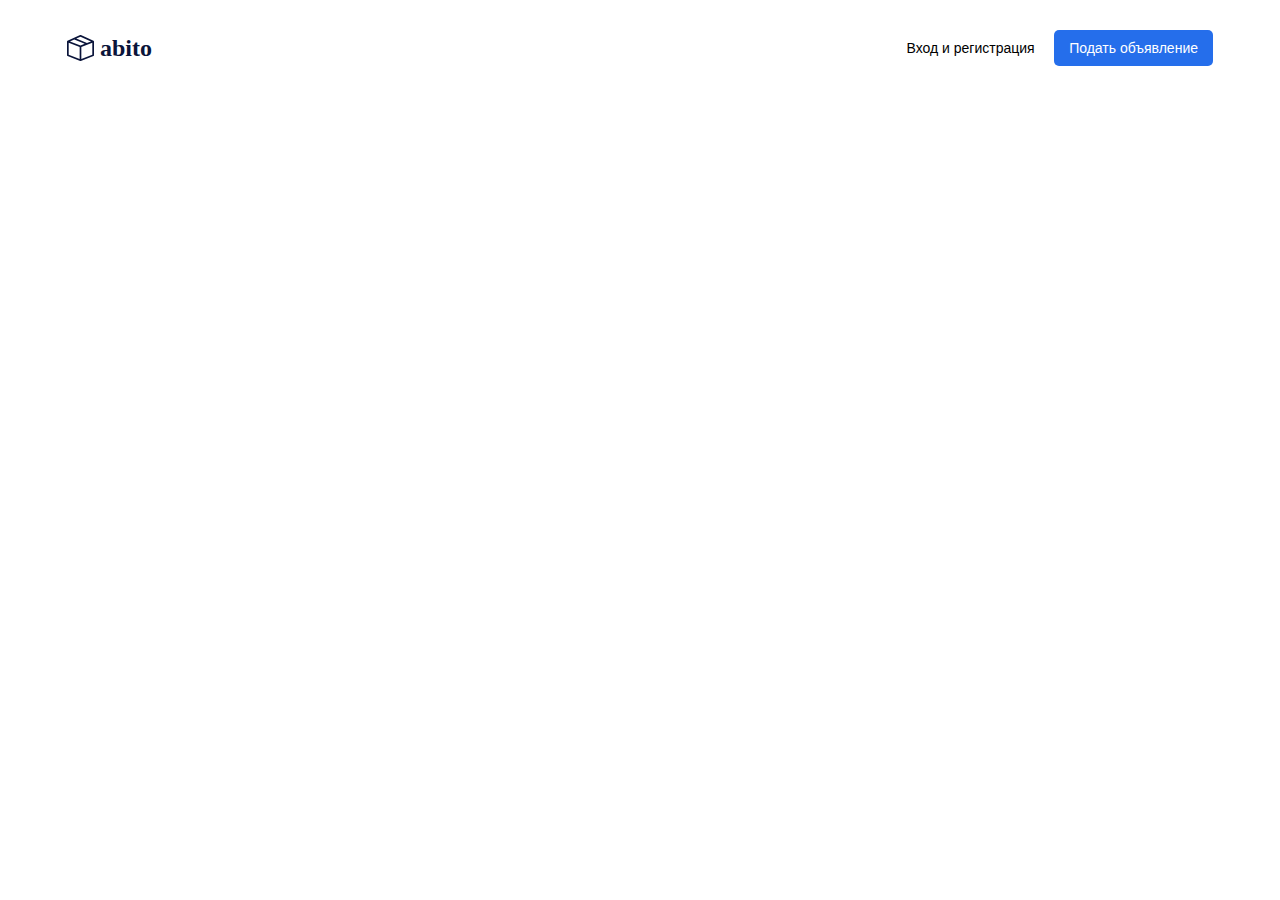
<file: abito/index.html>
<!DOCTYPE html>
<html lang="en">
<head>
  <meta charset="UTF-8">
  <meta name="viewport" content="width=device-width, initial-scale=1.0">
  <title>Document</title>
  <link rel="stylesheet" href="./style.css">
</head>
<body>

  <header class="header">
    <div class="container">
      <div class="header-box">
        <div class="header-logo">
          <img src="./image/logo.svg" alt="logo">
          <span>abito</span>
        </div>
        <div class="header-controls">
          <button class="btn btn-outline">Вход и регистрация</button>
          <button class="btn btn-primery">Подать объявление</button>
        </div>
        <div class="header-burger"><img src="./image/logomobil.svg" alt="burger"></div>
      </div>
    </div>
  </header>


</body>
</html>
</file>
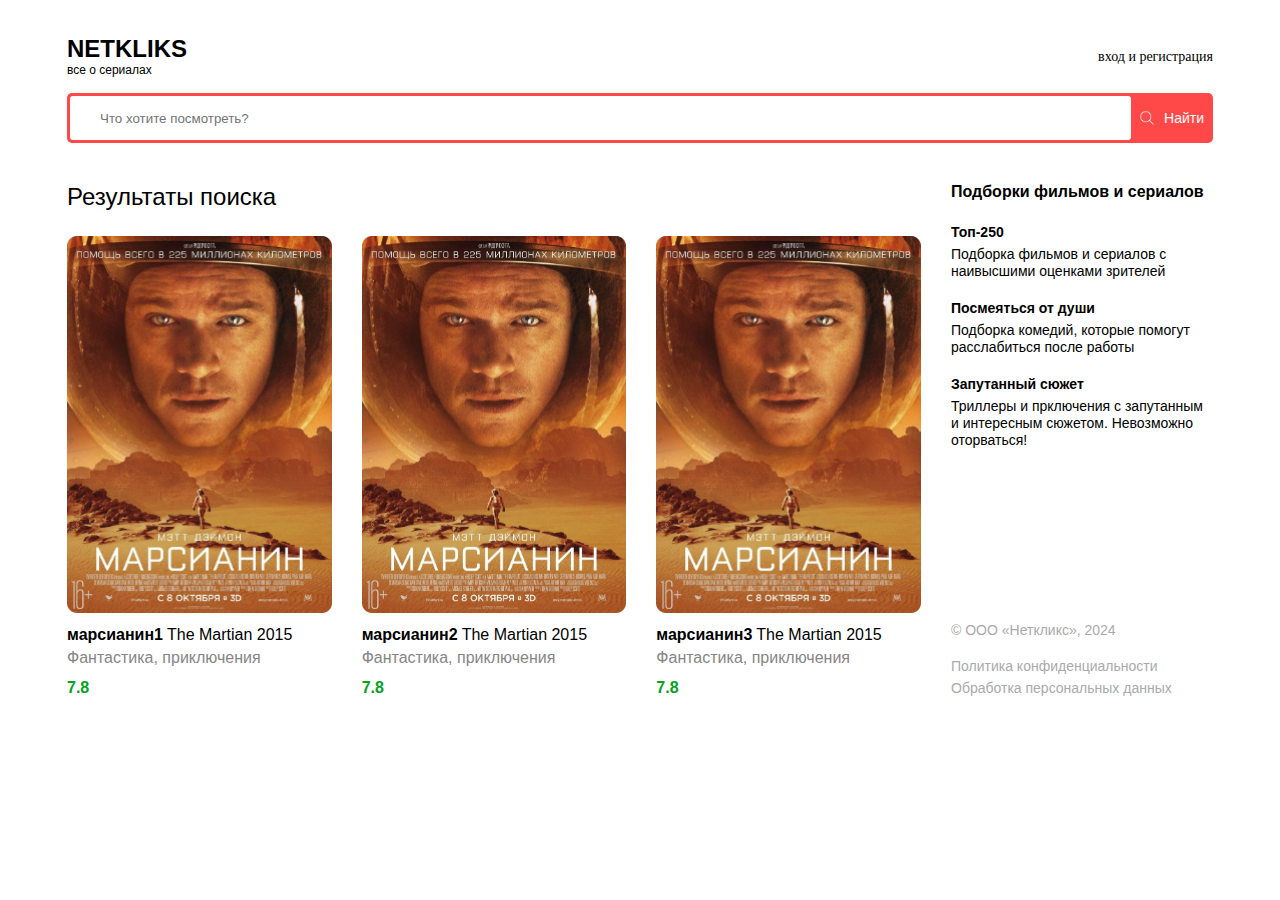
<file: netcklicks урок 3/index.html>
<!DOCTYPE html>
<html lang="en">

<head>
  <meta charset="UTF-8">
  <meta name="viewport" content="width=device-width, initial-scale=1.0">
  <title>Netkliks</title>
  <script src="./script.js" defer></script>
  <link rel="stylesheet" href="./style.css">
</head>

<body>
  <header class="header">
    <div class="container">
      <div class="header-box">
        <div class="header-logo">
          <h1>NETKLIKS</h1>
          <p>все о сериалах</p>
        </div>
        <div class="header-controls">
          <a href="#">вход и регистрация</a>
        </div>
        <div class="header-controls--mobile">
          <img src="./images/burger.svg" alt="burger">
        </div>
      </div>
    </div>
  </header>

  <main>

    <section class="search">
      <div class="container">
        <div class="searh-box">
          <input id="search-input" type="text" placeholder="Что хотите посмотреть?">
          <button id="search-button">
            <img src="./images/search.svg" alt="search">
            <span>Найти</span>
          </button>
        </div>
      </div>
    </section>

    <section class="content">
      <div class="container">
        <div class="content-box">

          <div class="content-main">
            <h2 class="content-main_title">Результаты поиска</h2>


            <div class="content-cards">
              <a href="./film.html" class="content-cards_item">
                <div class="content-cards_item--img">
                  <img src="./images/film.png" alt="film">
                </div>

                <div class="content-cards_item--title">
                  <h5>Марсианин,</h5>
                  <span>The Martian 2015</span>
                </div>
                <p class="content-cards_item--description">Фантастика, приключения</p>
                <p class="content-cards_item--rating">7.8</p>
              </a>


              <a href="./film.html" class="content-cards_item">
                <div class="content-cards_item--img">
                  <img src="./images/film.png" alt="film">
                </div>

                <div class="content-cards_item--title">
                  <h5>Марсианин,</h5>
                  <span>The Martian 2015</span>
                </div>
                <p class="content-cards_item--description">Фантастика, приключения</p>
                <p class="content-cards_item--rating">7.8</p>
              </a>

              <a href="./film.html" class="content-cards_item">
                <div class="content-cards_item--img">
                  <img src="./images/film.png" alt="film">
                </div>

                <div class="content-cards_item--title">
                  <h5>Марсианин,</h5>
                  <span>The Martian 2015</span>
                </div>
                <p class="content-cards_item--description">Фантастика, приключения</p>
                <p class="content-cards_item--rating">7.8</p>
              </a>

              <a href="./film.html" class="content-cards_item">
                <div class="content-cards_item--img">
                  <img src="./images/film.png" alt="film">
                </div>

                <div class="content-cards_item--title">
                  <h5>Марсианин,</h5>
                  <span>The Martian 2015</span>
                </div>
                <p class="content-cards_item--description">Фантастика, приключения</p>
                <p class="content-cards_item--rating">7.8</p>
              </a>

              <a href="./film.html" class="content-cards_item">
                <div class="content-cards_item--img">
                  <img src="./images/film.png" alt="film">
                </div>

                <div class="content-cards_item--title">
                  <h5>Марсианин,</h5>
                  <span>The Martian 2015</span>
                </div>
                <p class="content-cards_item--description">Фантастика, приключения</p>
                <p class="content-cards_item--rating">7.8</p>
              </a>

              <a href="./film.html" class="content-cards_item">
                <div class="content-cards_item--img">
                  <img src="./images/film.png" alt="film">
                </div>

                <div class="content-cards_item--title">
                  <h5>Марсианин,</h5>
                  <span>The Martian 2015</span>
                </div>
                <p class="content-cards_item--description">Фантастика, приключения</p>
                <p class="content-cards_item--rating">7.8</p>
              </a>
            </div>
          </div>

          <div class="content-sidebar">
            <div class="content-sidebar__info">
              <h4 class="content-sidebar__info--title">Подборки фильмов и сериалов</h4>

              <div class="content-sidebar__info__wraper">
                <div class="content-sidebar__info__item">
                  <h5>Топ-250</h5>
                  <p>Подборка фильмов и сериалов
                    с наивысшими оценками
                    зрителей</p>
                </div>
                <div class="content-sidebar__info__item">
                  <h5>Посмеяться от души</h5>
                  <p>Подборка комедий, которые
                    помогут расслабиться после
                    работы</p>
                </div>
                <div class="content-sidebar__info__item">
                  <h5>Запутанный сюжет</h5>
                  <p>Триллеры и прключения
                    с запутанным и интересным
                    сюжетом. Невозможно оторваться!</p>
                </div>
              </div>
            </div>
            <div class="content-sidebar__footer">
              <p>© ООО «Неткликс», 2024</p>
              <a href="#">Политика конфиденциальности</a>
              <a href="#">Обработка персональных данных</a>
            </div>
          </div>

        </div>
      </div>
    </section>
  </main>
</body>

</html>
</file>
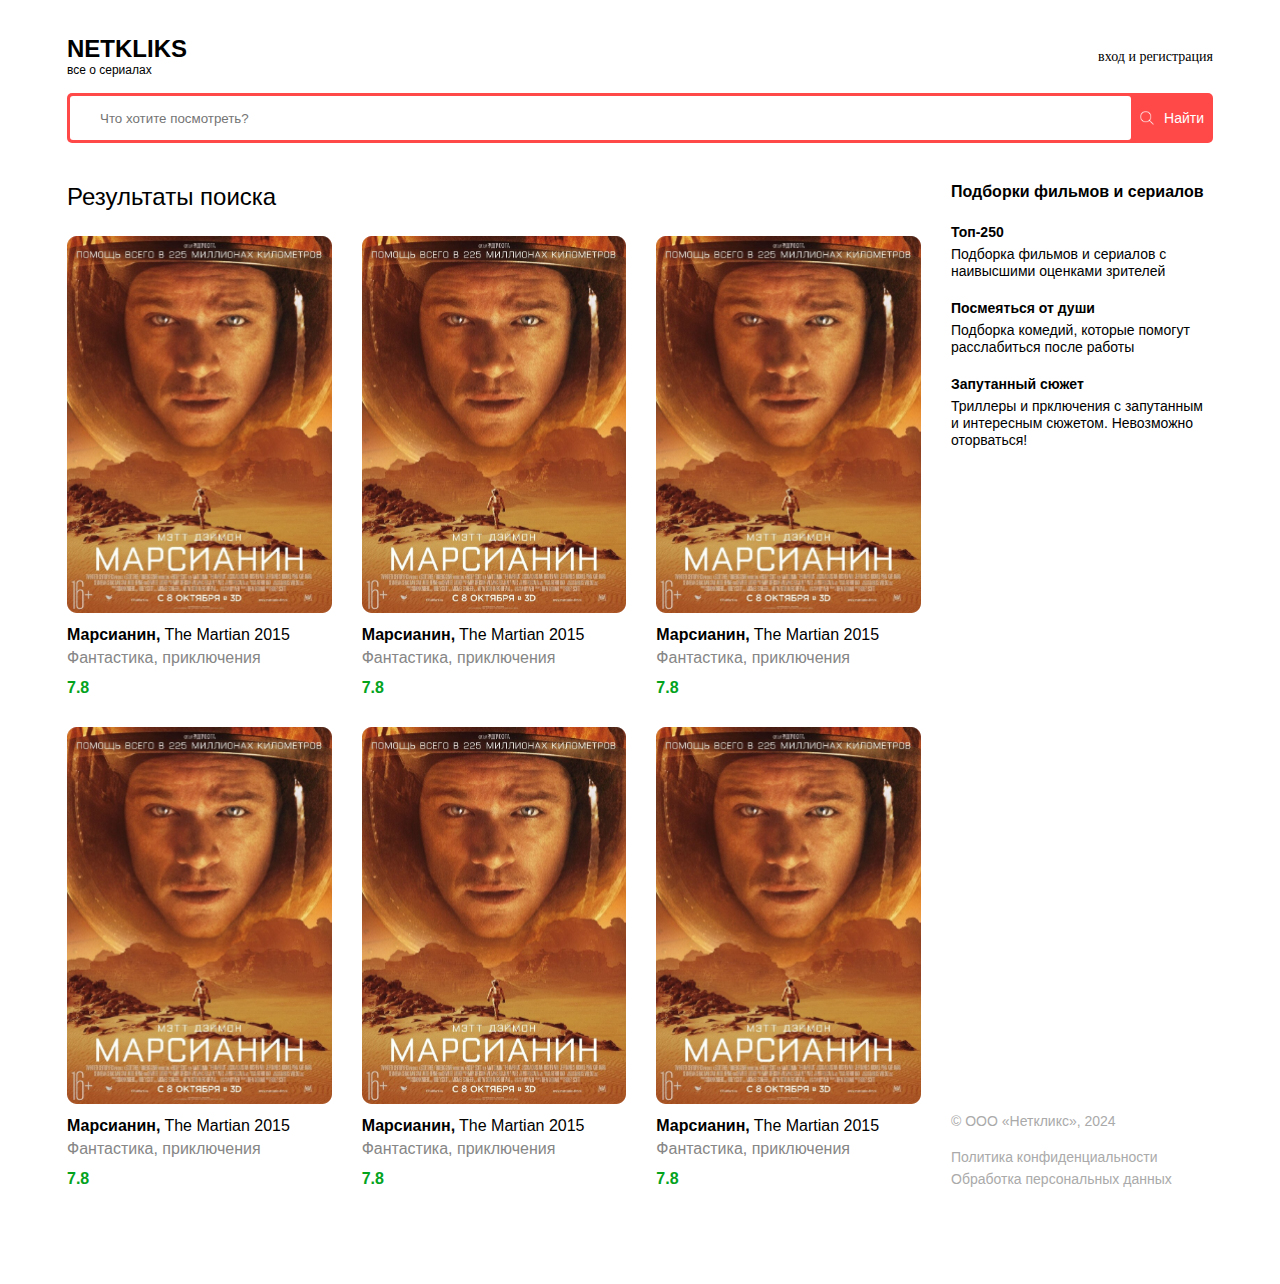
<file: netkliks 2 урок/index.html>
<!DOCTYPE html>
<html lang="en">

<head>
  <meta charset="UTF-8">
  <meta name="viewport" content="width=device-width, initial-scale=1.0">
  <title>Netkliks</title>
  <link rel="stylesheet" href="./style.css">
</head>

<body>
  <header class="header">
    <div class="container">
      <div class="header-box">
        <div class="header-logo">
          <h1>NETKLIKS</h1>
          <p>все о сериалах</p>
        </div>
        <div class="header-controls">
          <a href="#">вход и регистрация</a>
        </div>
        <div class="header-controls--mobile">
          <img src="./images/burger.svg" alt="burger">
        </div>
      </div>
    </div>
  </header>

  <main>

    <section class="search">
      <div class="container">
        <div class="searh-box">
          <input type="text" placeholder="Что хотите посмотреть?">
          <button>
            <img src="./images/search.svg" alt="search">
            <span>Найти</span>
          </button>
        </div>
      </div>
    </section>

    <section class="content">
      <div class="container">
        <div class="content-box">

          <div class="content-main">
            <h2 class="content-main_title">Результаты поиска</h2>


            <div class="content-cards">
              <a href="./film.html" class="content-cards_item">
                <div class="content-cards_item--img">
                  <img src="./images/film.png" alt="film">
                </div>

                <div class="content-cards_item--title">
                  <h5>Марсианин,</h5>
                  <span>The Martian 2015</span>
                </div>
                <p class="content-cards_item--description">Фантастика, приключения</p>
                <p class="content-cards_item--rating">7.8</p>
              </a>


              <a href="./film.html" class="content-cards_item">
                <div class="content-cards_item--img">
                  <img src="./images/film.png" alt="film">
                </div>

                <div class="content-cards_item--title">
                  <h5>Марсианин,</h5>
                  <span>The Martian 2015</span>
                </div>
                <p class="content-cards_item--description">Фантастика, приключения</p>
                <p class="content-cards_item--rating">7.8</p>
              </a>

              <a href="./film.html" class="content-cards_item">
                <div class="content-cards_item--img">
                  <img src="./images/film.png" alt="film">
                </div>

                <div class="content-cards_item--title">
                  <h5>Марсианин,</h5>
                  <span>The Martian 2015</span>
                </div>
                <p class="content-cards_item--description">Фантастика, приключения</p>
                <p class="content-cards_item--rating">7.8</p>
              </a>

              <a href="./film.html" class="content-cards_item">
                <div class="content-cards_item--img">
                  <img src="./images/film.png" alt="film">
                </div>

                <div class="content-cards_item--title">
                  <h5>Марсианин,</h5>
                  <span>The Martian 2015</span>
                </div>
                <p class="content-cards_item--description">Фантастика, приключения</p>
                <p class="content-cards_item--rating">7.8</p>
              </a>

              <a href="./film.html" class="content-cards_item">
                <div class="content-cards_item--img">
                  <img src="./images/film.png" alt="film">
                </div>

                <div class="content-cards_item--title">
                  <h5>Марсианин,</h5>
                  <span>The Martian 2015</span>
                </div>
                <p class="content-cards_item--description">Фантастика, приключения</p>
                <p class="content-cards_item--rating">7.8</p>
              </a>

              <a href="./film.html" class="content-cards_item">
                <div class="content-cards_item--img">
                  <img src="./images/film.png" alt="film">
                </div>

                <div class="content-cards_item--title">
                  <h5>Марсианин,</h5>
                  <span>The Martian 2015</span>
                </div>
                <p class="content-cards_item--description">Фантастика, приключения</p>
                <p class="content-cards_item--rating">7.8</p>
              </a>
            </div>
          </div>

          <div class="content-sidebar">
            <div class="content-sidebar__info">
              <h4 class="content-sidebar__info--title">Подборки фильмов и сериалов</h4>

              <div class="content-sidebar__info__wraper">
                <div class="content-sidebar__info__item">
                  <h5>Топ-250</h5>
                  <p>Подборка фильмов и сериалов
                    с наивысшими оценками
                    зрителей</p>
                </div>
                <div class="content-sidebar__info__item">
                  <h5>Посмеяться от души</h5>
                  <p>Подборка комедий, которые
                    помогут расслабиться после
                    работы</p>
                </div>
                <div class="content-sidebar__info__item">
                  <h5>Запутанный сюжет</h5>
                  <p>Триллеры и прключения
                    с запутанным и интересным
                    сюжетом. Невозможно оторваться!</p>
                </div>
              </div>
            </div>
            <div class="content-sidebar__footer">
              <p>© ООО «Неткликс», 2024</p>
              <a href="#">Политика конфиденциальности</a>
              <a href="#">Обработка персональных данных</a>
            </div>
          </div>

        </div>
      </div>
    </section>
  </main>
</body>

</html>
</file>
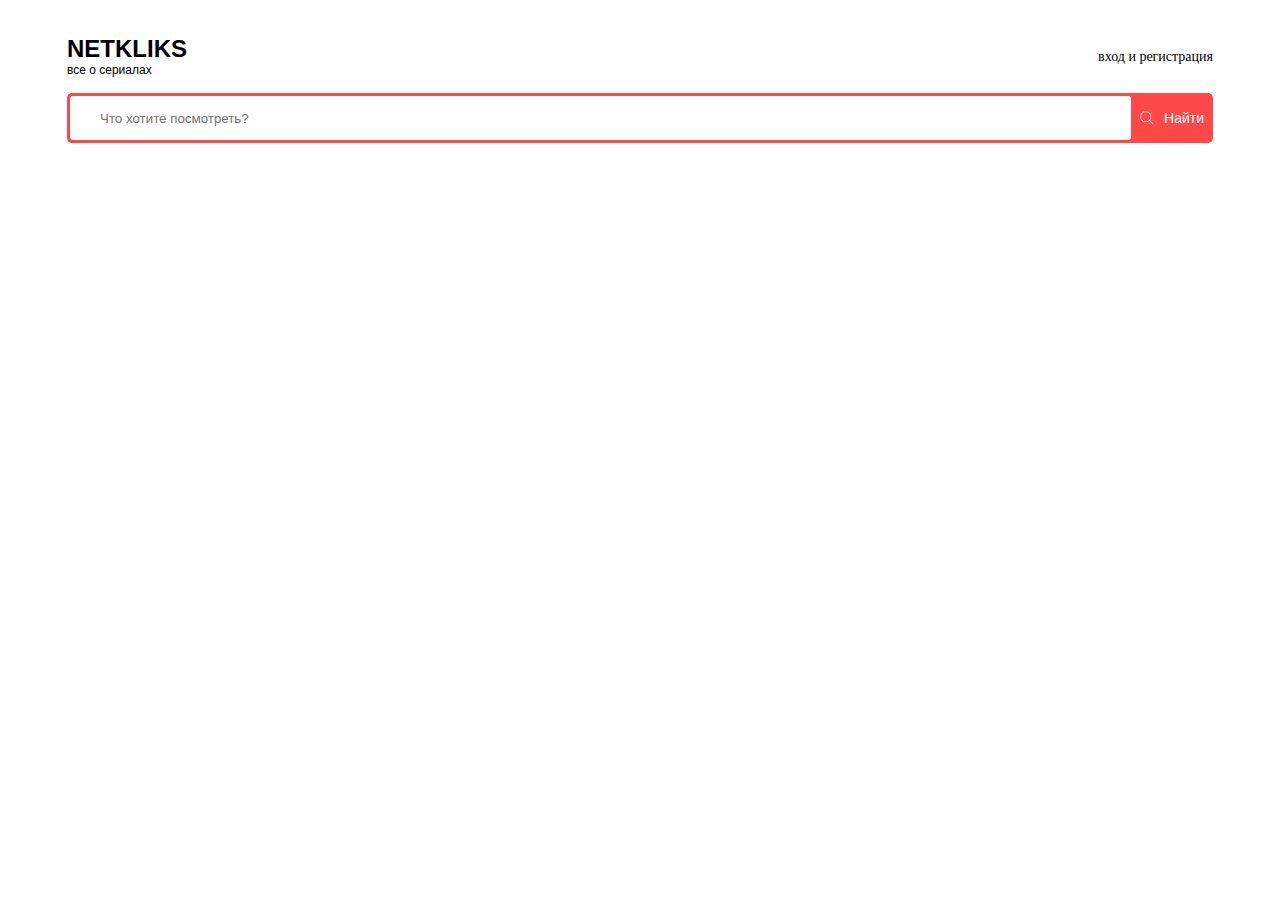
<file: netkliks/index.html>
<!DOCTYPE html>
<html lang="en">

<head>
  <meta charset="UTF-8">
  <meta name="viewport" content="width=device-width, initial-scale=1.0">
  <title>Netkliks</title>
  <link rel="stylesheet" href="./style.css">
</head>

<body>
  <header class="header">
    <div class="container">
      <div class="header-box">
        <div class="header-logo">
          <h1>NETKLIKS</h1>
          <p>все о сериалах</p>
        </div>
        <div class="header-controls">
          <a href="#">вход и регистрация</a>
        </div>
        <div class="header-controls--mobile">
          <img src="./images/burger.svg" alt="burger">
        </div>
      </div>
    </div>
  </header>

  <main>

    <section class="search">
      <div class="container">
        <div class="searh-box">
<input type="text" placeholder="Что хотите посмотреть?">
        <button>
          <img src="./images/search.svg" alt="search">
          <span>Найти</span>
        </button>
        </div>
        
      </div>
    </section>

    <section class="content">
      <div class="container">

      </div>
    </section>
  </main>
</body>

</html>
</file>
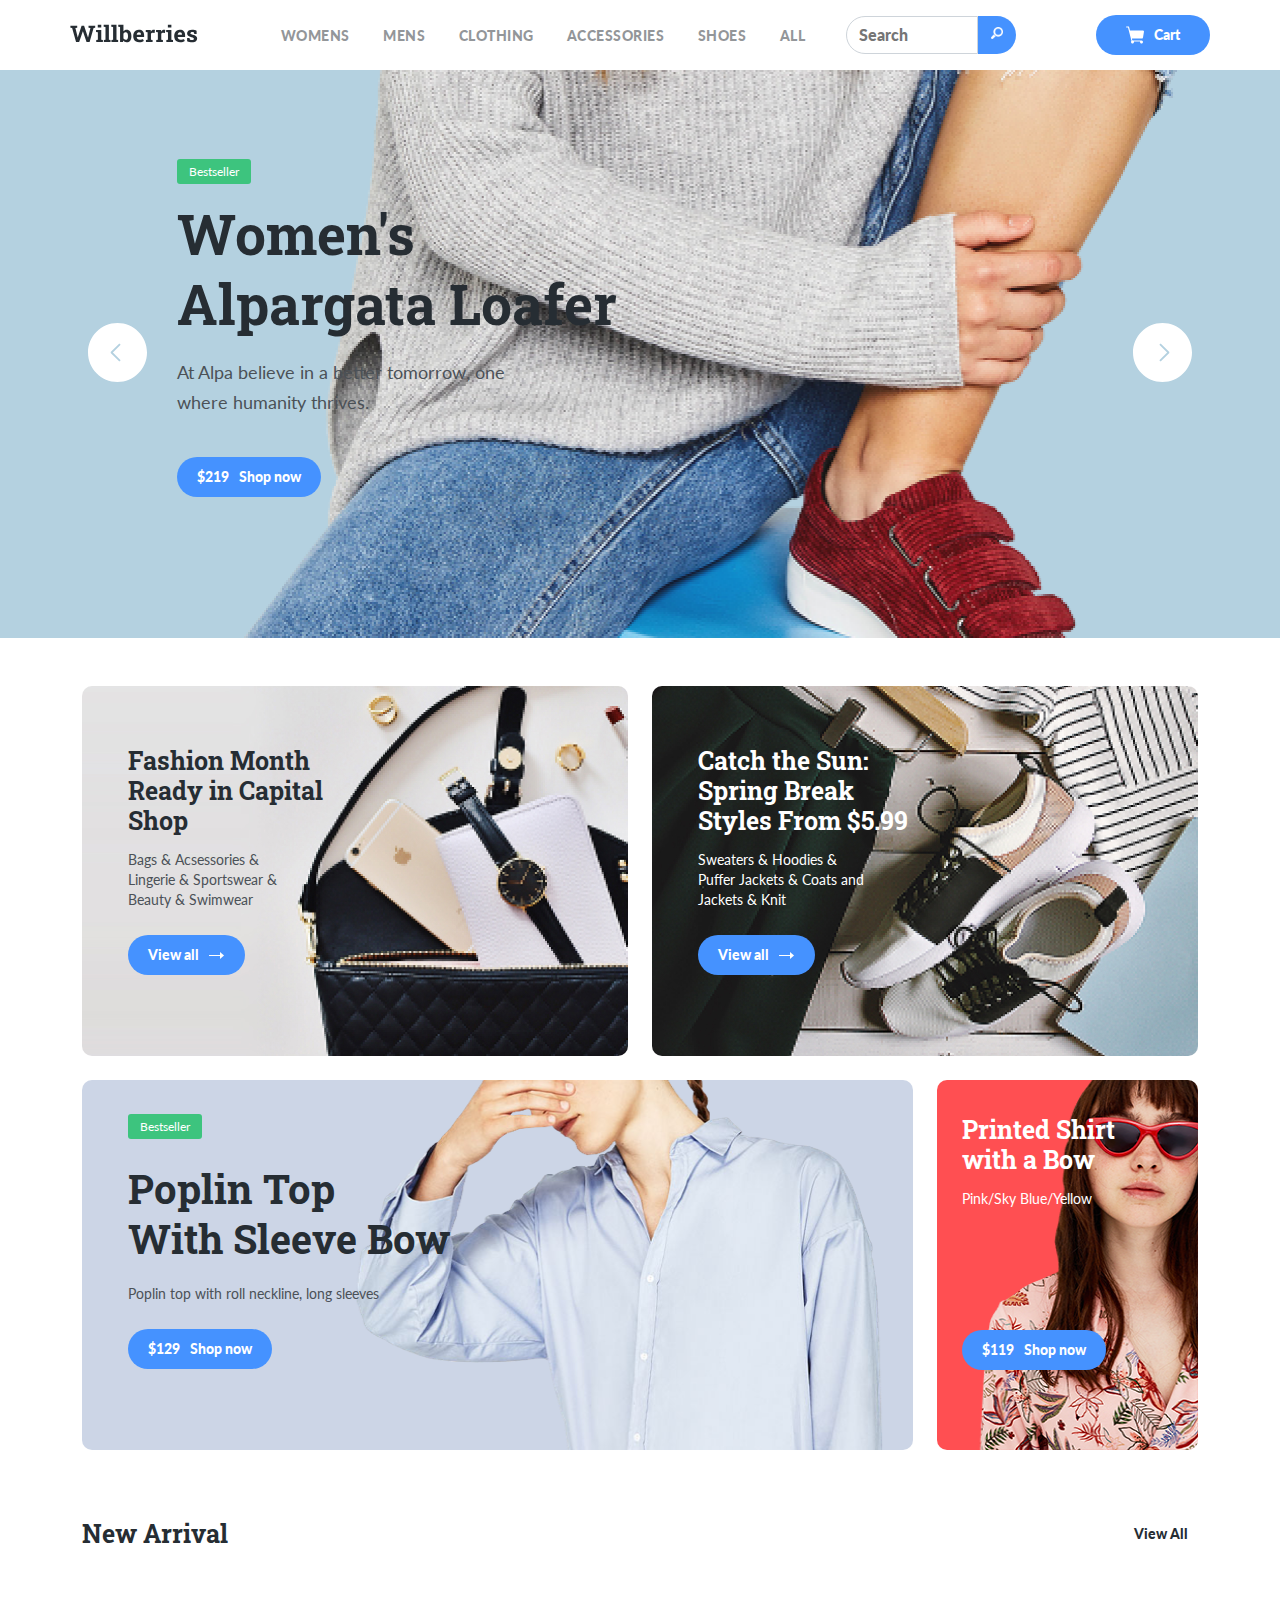
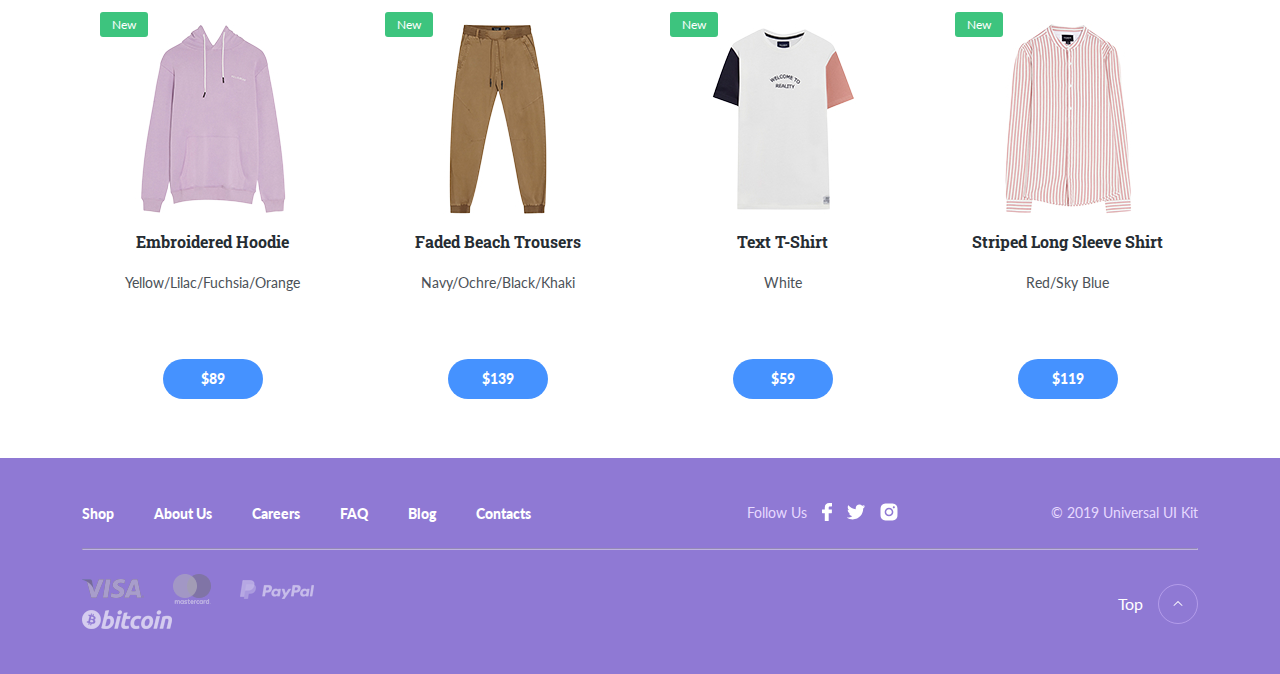
<file: wildberris- урок 1/index.html>
<!DOCTYPE html>
<html lang="en">

<head>
	<meta charset="UTF-8">
	<meta name="viewport" content="width=device-width, initial-scale=1.0">
	<title>Willberries</title>
	<link rel="preconnect" href="https://fonts.gstatic.com">
	<link rel="apple-touch-icon" sizes="180x180" href="favicon/apple-touch-icon.png">
	<link rel="icon" type="image/png" sizes="32x32" href="favicon/favicon-32x32.png">
	<link rel="icon" type="image/png" sizes="16x16" href="favicon/favicon-16x16.png">
	<link rel="mask-icon" href="favicon/safari-pinned-tab.svg" color="#5bbad5">
	<meta name="msapplication-TileColor" content="#da532c">
	<meta name="theme-color" content="#ffffff">
	<link href="https://fonts.googleapis.com/css2?family=Lato:wght@400;900&display=swap" rel="stylesheet">
	<link href="https://fonts.googleapis.com/css2?family=Roboto+Slab:wght@700&display=swap" rel="stylesheet">
	<link rel="stylesheet" href="css/bootstrap-grid.min.css">
	<link rel="stylesheet" href="css/swiper-bundle.min.css" />
	<link rel="stylesheet" href="css/style.css">
<script src="./js/cart.js" defer></script>
<script src="./js/search.js" defer></script>
</head>
<!-- class="show-goods" -->

<body id="body">
	<header class="container header px-4 px-md-0">
		<div class="row justify-content-between align-items-center">
			<div class="col-lg-2 col-6">
				<a href="index.html" class="logo-link">
					<img width="128" src="img/logo.svg" alt="logo: Willberries" class="logo-image">
				</a>
			</div>
			<div class="col-lg-6 d-none d-lg-block">
				<nav>
					<ul class="navigation d-flex justify-content-around">
						<li class="navigation-item">
							<a href="#" class="navigation-link" data-field="gender">Womens</a>
						</li>
						<li class="navigation-item">
							<a href="#" class="navigation-link" data-field="gender">Mens</a>
						</li>
						<li class="navigation-item">
							<a href="#" class="navigation-link" data-field="category">Clothing</a>
						</li>
						<li class="navigation-item">
							<a href="#" class="navigation-link" data-field="category">Accessories</a>
						</li>
						<li class="navigation-item">
							<a href="#" class="navigation-link" data-field="category">Shoes</a>
						</li>
						<li class="navigation-item">
							<a href="#" class="navigation-link">All</a>
						</li>

					</ul>
				</nav>
			</div>
			<div class="col-lg-2 d-none d-lg-block">
				<div class="form-control search-block">
					<input type="text" class="form-control" placeholder="Search" aria-label="Recipient's username"
						aria-describedby="button-addon2">
					<button class="btn btn-outline-secondary" type="button" id="button-addon2">
						<img src="img/search.png" alt="search">
					</button>
				</div>
			</div>
			<div class="col-lg-2 col-6 d-flex justify-content-end">
				<button class="button button-cart">
					<img class="button-icon" src="img/cart.svg" alt="icon: cart">
					<span class="button-text">Cart</span>
					<span class="button-text cart-count"></span>
				</button>
			</div>
		</div>
		<!-- /.row -->
	</header>
	<section class="slider swiper-container">
		<div class="swiper-wrapper">
			<section class="slide slide-1 swiper-slide">
				<div class="container">
					<div class="row">
						<div class="col-lg-4 col-10 offset-lg-1">
							<span class="label">Bestseller</span>
							<h2 class="slide-title">Women's Alpargata Loafer</h2>
							<p class="slide-description">At Alpa believe in a better tomorrow, one where humanity
								thrives.</p>
							<button class="button add-to-cart" data-id="003">
								<span class="button-price">$219</span>
								<span class="button-text">Shop now</span>
							</button>
						</div>
						<!-- /.col-4 offset-lg-1 -->
					</div>
					<!-- /.row -->
				</div>
				<!-- /.container -->
			</section>
			<section class="slide slide-1 swiper-slide">
				<div class="container">
					<div class="row">
						<div class="col-lg-4 col-10 offset-lg-1">
							<span class="label">New</span>
							<h2 class="slide-title">Text T-Shirt</h2>
							<p class="slide-description">Women’s pearl basic knit sweater with a round neck. Available
								in several colours. Free shipping to stores.</p>
							<button class="button add-to-cart" data-id="004">
								<span class="button-price">$119</span>
								<span class="button-text">Shop now</span>
							</button>
						</div>
						<!-- /.col-4 offset-lg-1 -->
					</div>
					<!-- /.row -->
				</div>
				<!-- /.container -->
			</section>
			<section class="slide slide-1 swiper-slide">
				<div class="container">
					<div class="row">
						<div class="col-lg-4 col-10 offset-lg-1">
							<span class="label">Bestseller</span>
							<h2 class="slide-title">Sweater Choker Neck</h2>
							<p class="slide-description">Women’s pearl basic knit sweater with a round neck. Available
								in several colours. Free shipping to stores.</p>
							<button class="button add-to-cart" data-id="005">
								<span class="button-price">$319</span>
								<span class="button-text">Shop now</span>
							</button>
						</div>
						<!-- /.col-4 offset-lg-1 -->
					</div>
					<!-- /.row -->
				</div>
				<!-- /.container -->
			</section>
		</div>
		<!-- /.swiper-wrapper -->
		<div class="slider-nav">
			<div class="container">
				<div class="row justify-content-between">
					<div class="col-1">
						<button class="slider-button slider-button-prev">
							<img src="img/arrow-prev.svg" alt="icon: arrow-prev">
						</button>
					</div>
					<!-- /.col-1 -->
					<div class="col-1">
						<button class="slider-button slider-button-next">
							<img src="img/arrow-next.svg" alt="icon: arrow-prev">
						</button>
					</div>
					<!-- /.col-1 -->
				</div>
				<!-- /.row -->
			</div>
			<!-- /.container -->
		</div>
		<!-- /.slider-nav -->
	</section>
	<!-- /.slider -->
	<section class="special-offers container pt-5 pb-4">
		<div class="row mb-4">
			<div class="col-xl-6">
				<div class="card card-1 mb-4">
					<h3 class="card-title">Fashion Month Ready in Capital Shop</h3>
					<p class="card-text">Bags & Acsessories & Lingerie & Sportswear & Beauty & Swimwear</p>
					<button class="button">
						<span class="button-text">View all</span>
						<img src="img/arrow.svg" alt="icon: arrow" class="button-icon">
					</button>
				</div>
				<!-- /.card -->
			</div>
			<!-- /.col-6 -->
			<div class="col-xl-6">
				<div class="card card-2 mb-4">
					<h3 class="card-title text-light">Catch the Sun: Spring Break Styles From $5.99</h3>
					<p class="card-text text-light">Sweaters & Hoodies & Puffer Jackets & Coats and Jackets & Knit</p>
					<button class="button">
						<span class="button-text">View all</span>
						<img src="img/arrow.svg" alt="icon: arrow" class="button-icon">
					</button>
				</div>
				<!-- /.card -->
			</div>
			<!-- /.col-6 -->
			<div class="col-xl-9 col-lg-6 mb-4">
				<div class="card card-3">
					<span class="label">Bestseller</span>
					<h3 class="card-title large">Poplin Top <br>With Sleeve Bow</h3>
					<p class="card-text large">Poplin top with roll neckline, long sleeves</p>
					<button class="button add-to-cart" data-id="002">
						<span class="button-price">$129</span>
						<span class="button-text">Shop now</span>
					</button>
				</div>
				<!-- /.card -->
			</div>
			<!-- /.col-9 -->
			<div class="col-xl-3 col-lg-6">
				<div class="card card-4">
					<h3 class="card-title text-light mw-160">Printed Shirt with a Bow</h3>
					<p class="card-text text-light">Pink/Sky Blue/Yellow</p>
					<button class="button add-to-cart button-four" data-id="009">
						<span class="button-price">$119</span>
						<span class="button-text">Shop now</span>
					</button>
				</div>
				<!-- /.card -->
			</div>
			<!-- /.col-3 -->
		</div>
		<!-- /.row -->
		<div class="row align-items-center mb-4">
			<div class="col-9">
				<h2 class="section-title">New Arrival</h2>
			</div>
			<!-- /.col-9 -->
			<div class="col-3 d-flex justify-content-end">
				<a href="#" class="more">View All</a>
			</div>
			<!-- /.col-3 -->
		</div>
		<!-- /.row -->
		<div class="short-goods row">
			<div class="col-lg-3 col-sm-6">
				<div class="goods-card">
					<span class="label">New</span>
					<!-- /.label --><img src="img/image-119.jpg" alt="image: Hoodie" class="goods-image">
					<h3 class="goods-title">Embroidered Hoodie</h3>
					<!-- /.goods-title -->
					<p class="goods-description">Yellow/Lilac/Fuchsia/Orange</p>
					<!-- /.goods-description -->
					<!-- /.goods-price -->
					<button class="button goods-card-btn add-to-cart" data-id="012">
						<span class="button-price">$89</span>
					</button>
				</div>
				<!-- /.goods-card -->
			</div>
			<!-- /.col-3 -->
			<div class="col-lg-3 col-sm-6">
				<div class="goods-card">
					<span class="label">New</span>
					<!-- /.label --><img src="img/image-120.jpg" alt="image: Faded Beach Trousers" class="goods-image">
					<h3 class="goods-title">Faded Beach Trousers</h3>
					<!-- /.goods-title -->
					<p class="goods-description">Navy/Ochre/Black/Khaki</p>
					<!-- /.goods-description -->
					<button class="button goods-card-btn add-to-cart" data-id="011">
						<span class="button-price">$139</span>
					</button>
					<!-- /.goods-price -->
				</div>
				<!-- /.goods-card -->
			</div>
			<!-- /.col-3 -->
			<div class="col-lg-3 col-sm-6">
				<div class="goods-card">
					<span class="label">New</span>
					<!-- /.label --><img src="img/image-121.jpg" alt="image: Text T-Shirt" class="goods-image">
					<h3 class="goods-title">Text T-Shirt</h3>
					<!-- /.goods-title -->
					<p class="goods-description">White</p>
					<!-- /.goods-description -->
					<button class="button goods-card-btn add-to-cart" data-id="010">
						<span class="button-price">$59</span>
					</button>
					<!-- /.goods-price -->
				</div>
				<!-- /.goods-card -->
			</div>
			<!-- /.col-3 -->
			<div class="col-lg-3 col-sm-6">
				<div class="goods-card">
					<span class="label">New</span>
					<!-- /.label --><img src="img/image-122.jpg" alt="image: Striped Long Sleeve Shirt"
						class="goods-image">
					<h3 class="goods-title">Striped Long Sleeve Shirt</h3>
					<!-- /.goods-title -->
					<p class="goods-description">Red/Sky Blue</p>
					<!-- /.goods-description -->
					<button class="button goods-card-btn add-to-cart" data-id="001">
						<span class="button-price">$119</span>
					</button>
					<!-- /.goods-price -->
				</div>
				<!-- /.goods-card -->
			</div>
			<!-- /.col-3 -->
		</div>
		<!-- /.row -->
	</section>
	<!-- /.container -->
	<section class="long-goods">
		<div class="container">
			<div class="row align-items-center mb-4">
				<div class="col-12">
					<h2 class="section-title">Category</h2>
				</div>
				<!-- /.col-12 -->
			</div>
			<div class="row long-goods-list">
				<div class="col-lg-3 col-sm-6">
					<div class="goods-card">
						<span class="label">New</span>
						<!-- /.label --><img src="img/image-119.jpg" alt="image: Hoodie" class="goods-image">
						<h3 class="goods-title">Embroidered Hoodie</h3>
						<!-- /.goods-title -->
						<p class="goods-description">Yellow/Lilac/Fuchsia/Orange</p>
						<!-- /.goods-description -->
						<!-- /.goods-price -->
						<button class="button goods-card-btn add-to-cart" data-id="007">
							<span class="button-price">$89</span>
						</button>
					</div>
					<!-- /.goods-card -->
				</div>
				<!-- /.col-3 -->
				<div class="col-lg-3 col-sm-6">
					<div class="goods-card">
						<span class="label">New</span>
						<!-- /.label --><img src="img/image-120.jpg" alt="image: Faded Beach Trousers"
							class="goods-image">
						<h3 class="goods-title">Faded Beach Trousers</h3>
						<!-- /.goods-title -->
						<p class="goods-description">Navy/Ochre/Black/Khaki</p>
						<!-- /.goods-description -->
						<button class="button goods-card-btn add-to-cart" data-id="007">
							<span class="button-price">$139</span>
						</button>
						<!-- /.goods-price -->
					</div>
					<!-- /.goods-card -->
				</div>
				<!-- /.col-3 -->
				<div class="col-lg-3 col-sm-6">
					<div class="goods-card">
						<span class="label">New</span>
						<!-- /.label --><img src="img/image-121.jpg" alt="image: Text T-Shirt" class="goods-image">
						<h3 class="goods-title">Text T-Shirt</h3>
						<!-- /.goods-title -->
						<p class="goods-description">White</p>
						<!-- /.goods-description -->
						<button class="button goods-card-btn add-to-cart" data-id="007">
							<span class="button-price">$59</span>
						</button>
						<!-- /.goods-price -->
					</div>
					<!-- /.goods-card -->
				</div>
				<!-- /.col-3 -->
				<div class="col-lg-3 col-sm-6">
					<div class="goods-card">
						<span class="label">New</span>
						<!-- /.label --><img src="img/image-122.jpg" alt="image: Striped Long Sleeve Shirt"
							class="goods-image">
						<h3 class="goods-title">Striped Long Sleeve Shirt</h3>
						<!-- /.goods-title -->
						<p class="goods-description">Red/Sky Blue</p>
						<!-- /.goods-description -->
						<button class="button goods-card-btn add-to-cart" data-id="001">
							<span class="button-price">$119</span>
						</button>
						<!-- /.goods-price -->
					</div>
					<!-- /.goods-card -->
				</div>
				<!-- /.col-3 -->
				<div class="col-lg-3 col-sm-6">
					<div class="goods-card">
						<span class="label">New</span>
						<!-- /.label --><img src="img/image-119.jpg" alt="image: Hoodie" class="goods-image">
						<h3 class="goods-title">Embroidered Hoodie</h3>
						<!-- /.goods-title -->
						<p class="goods-description">Yellow/Lilac/Fuchsia/Orange</p>
						<!-- /.goods-description -->
						<!-- /.goods-price -->
						<button class="button goods-card-btn add-to-cart" data-id="007">
							<span class="button-price">$89</span>
						</button>
					</div>
					<!-- /.goods-card -->
				</div>
				<!-- /.col-3 -->
				<div class="col-lg-3 col-sm-6">
					<div class="goods-card">
						<span class="label">New</span>
						<!-- /.label --><img src="img/image-120.jpg" alt="image: Faded Beach Trousers"
							class="goods-image">
						<h3 class="goods-title">Faded Beach Trousers</h3>
						<!-- /.goods-title -->
						<p class="goods-description">Navy/Ochre/Black/Khaki</p>
						<!-- /.goods-description -->
						<button class="button goods-card-btn add-to-cart" data-id="007">
							<span class="button-price">$139</span>
						</button>
						<!-- /.goods-price -->
					</div>
					<!-- /.goods-card -->
				</div>
				<!-- /.col-3 -->
				<div class="col-lg-3 col-sm-6">
					<div class="goods-card">
						<span class="label">New</span>
						<!-- /.label --><img src="img/image-121.jpg" alt="image: Text T-Shirt" class="goods-image">
						<h3 class="goods-title">Text T-Shirt</h3>
						<!-- /.goods-title -->
						<p class="goods-description">White</p>
						<!-- /.goods-description -->
						<button class="button goods-card-btn add-to-cart" data-id="007">
							<span class="button-price">$59</span>
						</button>
						<!-- /.goods-price -->
					</div>
					<!-- /.goods-card -->
				</div>
				<!-- /.col-3 -->
				<div class="col-lg-3 col-sm-6">
					<div class="goods-card">
						<span class="label">New</span>
						<!-- /.label --><img src="img/image-122.jpg" alt="image: Striped Long Sleeve Shirt"
							class="goods-image">
						<h3 class="goods-title">Striped Long Sleeve Shirt</h3>
						<!-- /.goods-title -->
						<p class="goods-description">Red/Sky Blue</p>
						<!-- /.goods-description -->
						<button class="button goods-card-btn add-to-cart" data-id="001">
							<span class="button-price">$119</span>
						</button>
						<!-- /.goods-price -->
					</div>
					<!-- /.goods-card -->
				</div>
				<!-- /.col-3 -->
				<div class="col-lg-3 col-sm-6">
					<div class="goods-card">
						<span class="label">New</span>
						<!-- /.label --><img src="img/image-119.jpg" alt="image: Hoodie" class="goods-image">
						<h3 class="goods-title">Embroidered Hoodie</h3>
						<!-- /.goods-title -->
						<p class="goods-description">Yellow/Lilac/Fuchsia/Orange</p>
						<!-- /.goods-description -->
						<!-- /.goods-price -->
						<button class="button goods-card-btn add-to-cart" data-id="007">
							<span class="button-price">$89</span>
						</button>
					</div>
					<!-- /.goods-card -->
				</div>
				<!-- /.col-3 -->
				<div class="col-lg-3 col-sm-6">
					<div class="goods-card">
						<span class="label">New</span>
						<!-- /.label --><img src="img/image-120.jpg" alt="image: Faded Beach Trousers"
							class="goods-image">
						<h3 class="goods-title">Faded Beach Trousers</h3>
						<!-- /.goods-title -->
						<p class="goods-description">Navy/Ochre/Black/Khaki</p>
						<!-- /.goods-description -->
						<button class="button goods-card-btn add-to-cart" data-id="007">
							<span class="button-price">$139</span>
						</button>
						<!-- /.goods-price -->
					</div>
					<!-- /.goods-card -->
				</div>
				<!-- /.col-3 -->
				<div class="col-lg-3 col-sm-6">
					<div class="goods-card">
						<span class="label">New</span>
						<!-- /.label --><img src="img/image-121.jpg" alt="image: Text T-Shirt" class="goods-image">
						<h3 class="goods-title">Text T-Shirt</h3>
						<!-- /.goods-title -->
						<p class="goods-description">White</p>
						<!-- /.goods-description -->
						<button class="button goods-card-btn add-to-cart" data-id="007">
							<span class="button-price">$59</span>
						</button>
						<!-- /.goods-price -->
					</div>
					<!-- /.goods-card -->
				</div>
				<!-- /.col-3 -->
				<div class="col-lg-3 col-sm-6">
					<div class="goods-card">
						<span class="label">New</span>
						<!-- /.label --><img src="img/image-122.jpg" alt="image: Striped Long Sleeve Shirt"
							class="goods-image">
						<h3 class="goods-title">Striped Long Sleeve Shirt</h3>
						<!-- /.goods-title -->
						<p class="goods-description">Red/Sky Blue</p>
						<!-- /.goods-description -->
						<button class="button goods-card-btn add-to-cart" data-id="001">
							<span class="button-price">$119</span>
						</button>
						<!-- /.goods-price -->
					</div>
					<!-- /.goods-card -->
				</div>
				<!-- /.col-3 -->
			</div>
		</div>

	</section>
	<footer class="footer">
		<div class="container">
			<div class="row">
				<div class="col-xl-7 mb-4 mb-xl-0">
					<nav>
						<ul class="footer-menu d-sm-flex">
							<li class="footer-menu-item"><a href="#" class="footer-menu-link">Shop</a></li>
							<li class="footer-menu-item"><a href="#" class="footer-menu-link">About Us</a></li>
							<li class="footer-menu-item"><a href="#" class="footer-menu-link">Careers</a></li>
							<li class="footer-menu-item"><a href="#" class="footer-menu-link">FAQ </a></li>
							<li class="footer-menu-item"><a href="#" class="footer-menu-link">Blog</a></li>
							<li class="footer-menu-item"><a href="#" class="footer-menu-link">Contacts</a></li>
						</ul>
					</nav>
				</div>
				<!-- /.col-7 -->
				<div class="col-lg-3 d-flex align-items-center">
					<span class="footer-text">Follow Us</span>
					<span class="footer-social d-inline-flex align-items-center">
						<a href="#" class="social-link">
							<img src="img/Facebook.svg" alt="Facebook">
						</a>
						<a href="#" class="social-link">
							<img src="img/Twitter.svg" alt="Twitter">
						</a>
						<a href="#" class="social-link">
							<img src="img/Instagram.svg" alt="Instagram">
						</a>
					</span>
				</div>
				<!-- /.col-3 -->
				<div class="col-xl-2 col-lg-3 d-flex justify-content-lg-end mt-4 mt-lg-0">
					<span class="footer-text">© 2019 Universal UI Kit</span>
				</div>
				<!-- /.col-2 -->
			</div>
			<!-- /.row -->
			<hr class="footer-line mt-4 mb-4">
			<div class="row justify-content-between">
				<div class="col-lg-4 col-sm-9">
					<img class="payment-logo" src="img/visa.png" alt="visa logo">
					<img class="payment-logo" src="img/master-card.png" alt="master card logo">
					<img class="payment-logo" src="img/paypal.png" alt="paypal logo ">
					<img class="payment-logo" src="img/bitcoin.png" alt="bitcoin logo">
				</div>
				<!-- /.col-4 -->
				<div class="col-lg-2 col-sm-1 d-flex justify-content-end">
					<a href="#body" class="scroll-link top-link d-flex align-items-center">
						<span class="top-link-text">Top</span>
						<img src="img/top.svg" alt="icon: arrow top">
					</a>
				</div>
				<!-- /.col-2 -->
			</div>
			<!-- /.row -->
		</div>
		<!-- /.container -->
	</footer>
	<div class="overlay" id="modal-cart">
		<div class="modal">
			<header class="modal-header">
				<h2 class="modal-title">Cart</h2>
				<button class="modal-close">x</button>
			</header>
			<table class="cart-table">
				<colgroup>
					<col class="col-goods">
					<col class="col-price">
					<col class="col-minus">
					<col class="col-qty">
					<col class="col-plus">
					<col class="col-total-price">
					<col class="col-delete">
				</colgroup>
				<thead>
					<tr>
						<th>Good(s)</th>
						<th>Price</th>
						<th colspan="3">Qty.</th>
						<th colspan="2">Total</th>
					</tr>
				</thead>
				<tbody class="cart-table__goods">
					<tr>
						<td>name</td>
						<td>price$</td>
						<td><button class="cart-btn-minus"">-</button></td>
						<td>2</td>
						<td><button class=" cart-btn-plus"">+</button></td>
						<td>10$</td>
						<td><button class="cart-btn-delete"">x</button></td>
					</tr>
				</tbody>
				<tfoot>
					<tr>
						<th colspan=" 5">Total:</th>
						<th class="card-table__total" colspan="2">10000$</th>
					</tr>

					</tfoot>
			</table>
			<form class="modal-form" action="">
				<input class="modal-input" type="text" placeholder="Имя" name="nameCustomer">
				<input class="modal-input" type="text" placeholder="Телефон" name="phoneCustomer">
				<button class="button cart-buy" type="submit">
					<span class="button-text">Checkout</span>
				</button>
			</form>
		</div>
	</div>
		
</body>

</html>
</file>
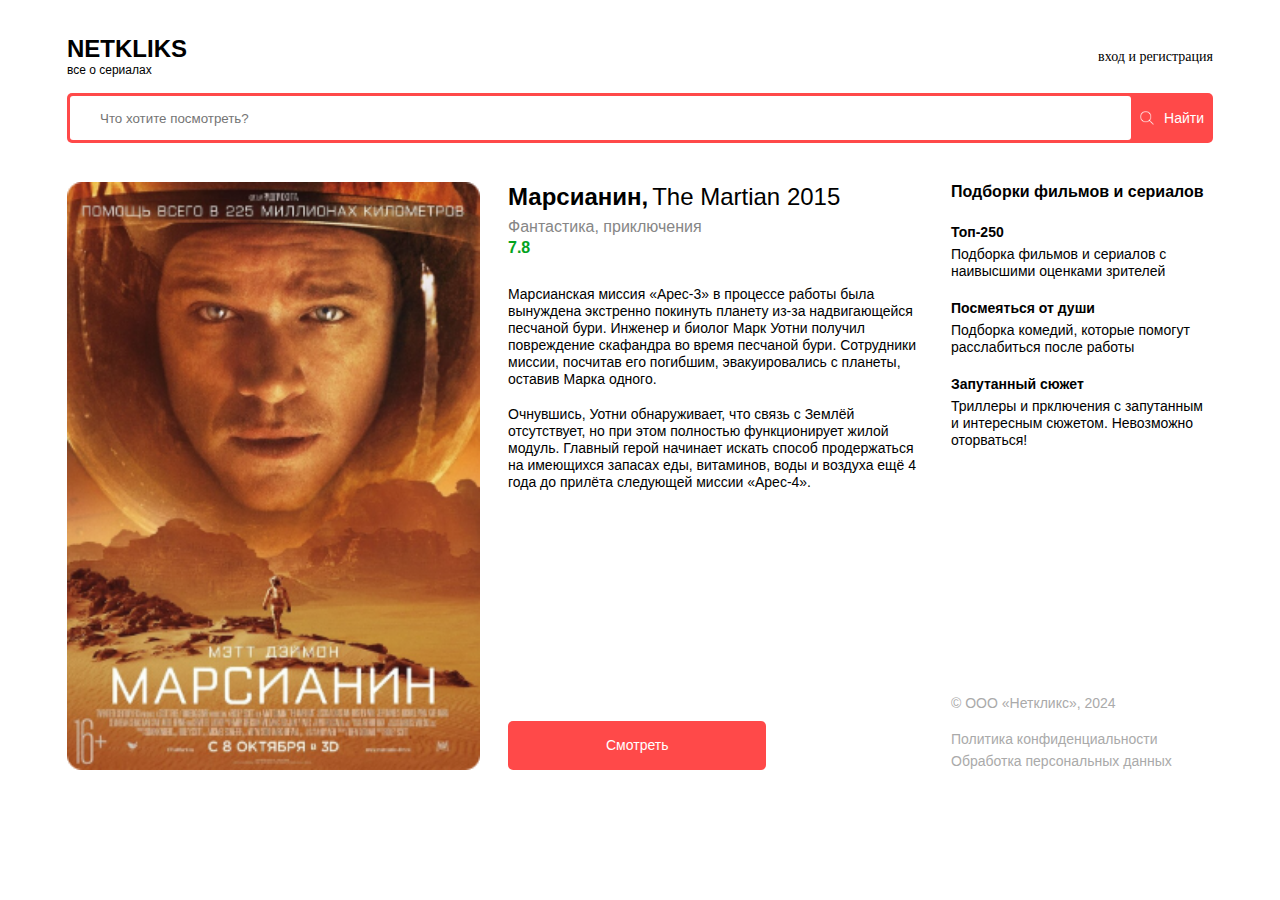
<file: netcklicks урок 3/film.html>
<!DOCTYPE html>
<html lang="en">

<head>
  <meta charset="UTF-8">
  <meta name="viewport" content="width=device-width, initial-scale=1.0">
  <title>Netkliks</title>
  <link rel="stylesheet" href="./style.css">
</head>

<body>
  <header class="header">
    <div class="container">
      <div class="header-box">
        <div class="header-logo">
          <h1>NETKLIKS</h1>
          <p>все о сериалах</p>
        </div>
        <div class="header-controls">
          <a href="#">вход и регистрация</a>
        </div>
        <div class="header-controls--mobile">
          <img src="./images/burger.svg" alt="burger">
        </div>
      </div>
    </div>
  </header>

  <main>

    <section class="search">
      <div class="container">
        <div class="searh-box">
          <input type="text" placeholder="Что хотите посмотреть?">
          <button>
            <img src="./images/search.svg" alt="search">
            <span>Найти</span>
          </button>
        </div>
      </div>
    </section>

    <section class="content">
      <div class="container">
        <div class="content-box">

          <div class="content-film">
            <div class="content-film__img">
              <img src="./images/film.png" alt="film">
            </div>
            <div class="content-film__info">
              <div class="content-film__info__content">
                <div class="content-film__info__title">
                  <h1>Марсианин,</h1>
                  <p> The Martian 2015</p>
                </div>

                <p class="pcontent-film__info__description">Фантастика, приключения</p>
                <p class="content-film__info__rating">7.8</p>
                <p class="content-film__info__text">
                  Марсианская миссия «Арес-3» в процессе работы была вынуждена экстренно покинуть планету из-за
                  надвигающейся песчаной бури. Инженер и биолог Марк Уотни получил повреждение скафандра во время
                  песчаной
                  бури. Сотрудники миссии, посчитав его погибшим, эвакуировались с планеты, оставив Марка одного.

                </p>

                <p class="content-film__info__text">
                  Очнувшись, Уотни обнаруживает, что связь с Землёй отсутствует, но при этом полностью функционирует
                  жилой
                  модуль. Главный герой начинает искать способ продержаться на имеющихся запасах еды, витаминов, воды и
                  воздуха ещё 4 года до прилёта следующей миссии «Арес-4».
                </p>
              </div>

              <div class="content-film__description-controls">
                <button>Смотреть</button>
              </div>
            </div>
          </div>

          <div class="content-sidebar">
            <div class="content-sidebar__info">
              <h4 class="content-sidebar__info--title">Подборки фильмов и сериалов</h4>

              <div class="content-sidebar__info__wraper">
                <div class="content-sidebar__info__item">
                  <h5>Топ-250</h5>
                  <p>Подборка фильмов и сериалов
                    с наивысшими оценками
                    зрителей</p>
                </div>
                <div class="content-sidebar__info__item">
                  <h5>Посмеяться от души</h5>
                  <p>Подборка комедий, которые
                    помогут расслабиться после
                    работы</p>
                </div>
                <div class="content-sidebar__info__item">
                  <h5>Запутанный сюжет</h5>
                  <p>Триллеры и прключения
                    с запутанным и интересным
                    сюжетом. Невозможно оторваться!</p>
                </div>
              </div>
            </div>
            <div class="content-sidebar__footer">
              <p>© ООО «Неткликс», 2024</p>
              <a href="#">Политика конфиденциальности</a>
              <a href="#">Обработка персональных данных</a>
            </div>
          </div>

        </div>
      </div>
    </section>
  </main>
</body>

</html>
</file>
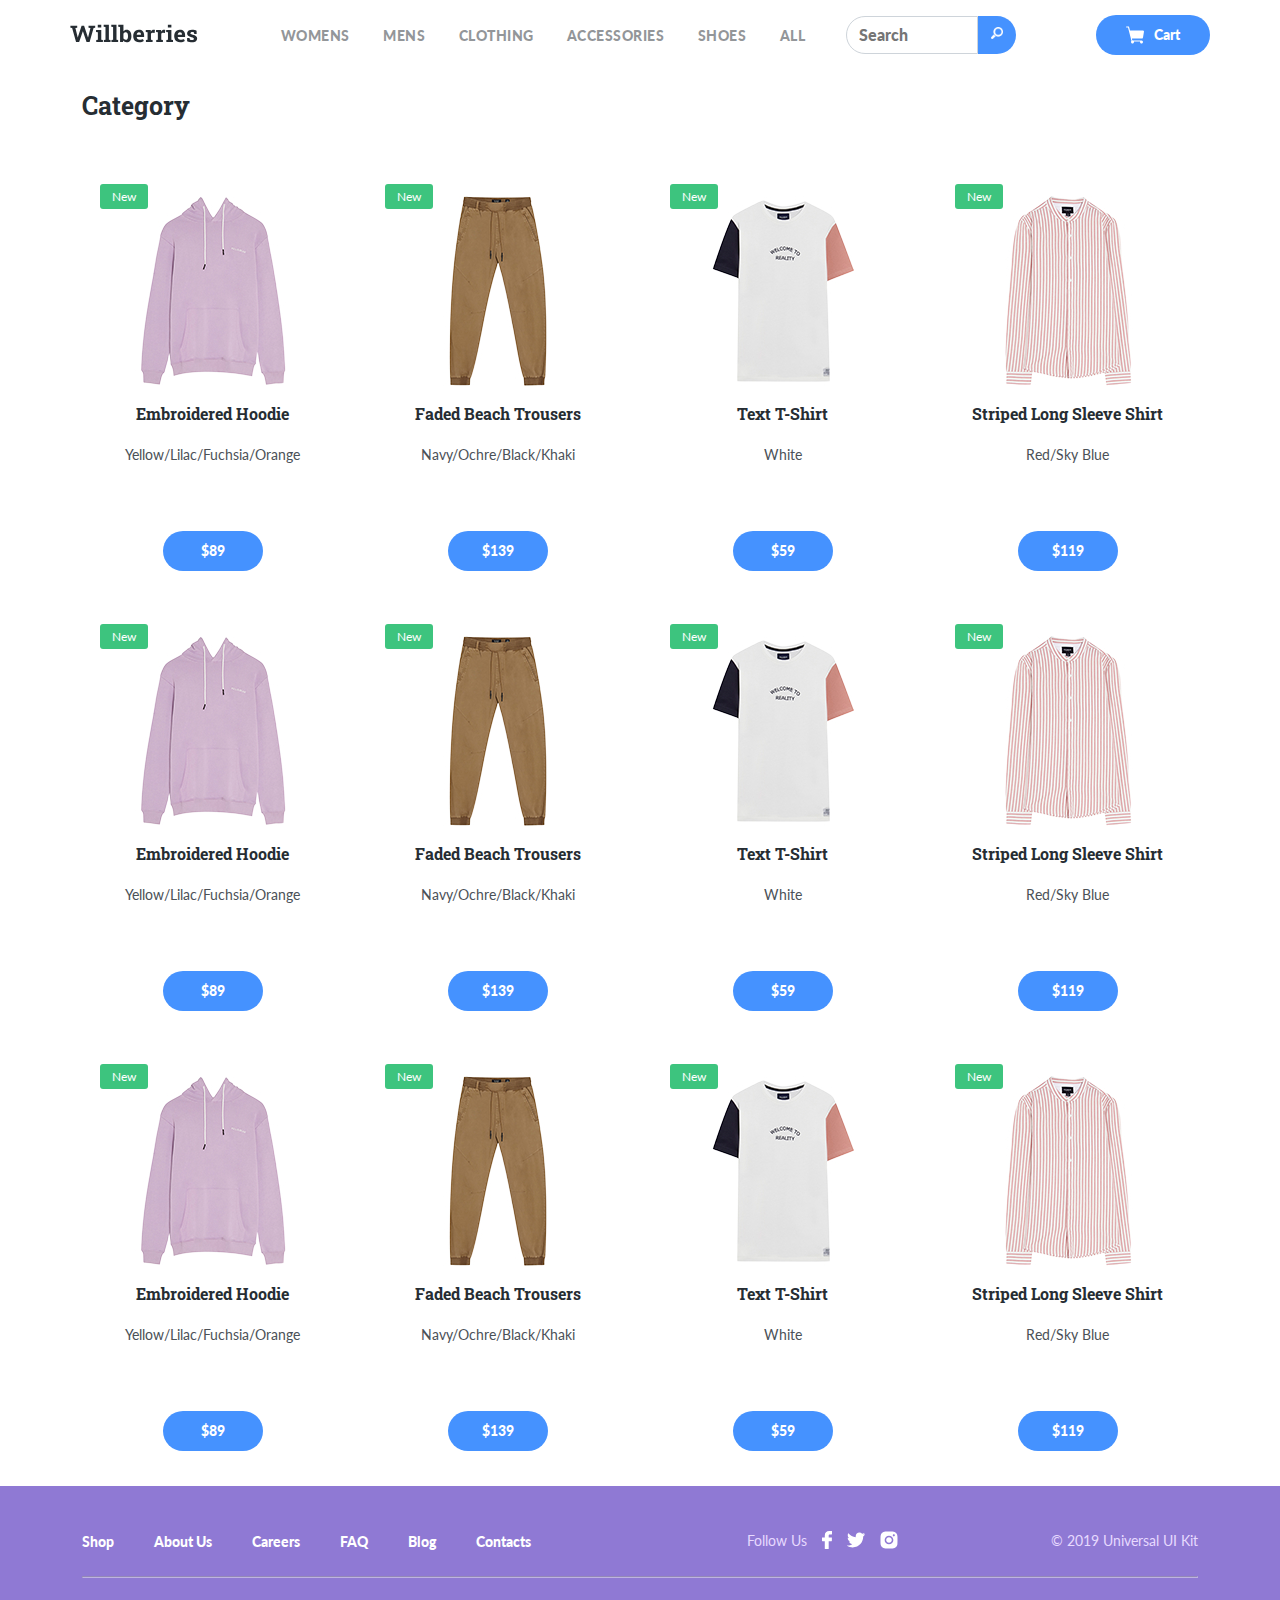
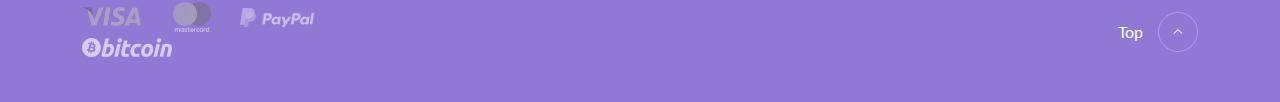
<file: wildberris- урок 1/goods.html>
<!DOCTYPE html>
<html lang="en">

<head>
	<meta charset="UTF-8">
	<meta name="viewport" content="width=device-width, initial-scale=1.0">
	<title>Willberries</title>
	<link rel="preconnect" href="https://fonts.gstatic.com">
	<link rel="apple-touch-icon" sizes="180x180" href="favicon/apple-touch-icon.png">
	<link rel="icon" type="image/png" sizes="32x32" href="favicon/favicon-32x32.png">
	<link rel="icon" type="image/png" sizes="16x16" href="favicon/favicon-16x16.png">
	<link rel="mask-icon" href="favicon/safari-pinned-tab.svg" color="#5bbad5">
	<meta name="msapplication-TileColor" content="#da532c">
	<meta name="theme-color" content="#ffffff">
	<link href="https://fonts.googleapis.com/css2?family=Lato:wght@400;900&display=swap" rel="stylesheet">
	<link href="https://fonts.googleapis.com/css2?family=Roboto+Slab:wght@700&display=swap" rel="stylesheet">
	<link rel="stylesheet" href="css/bootstrap-grid.min.css">
	<!-- <link rel="stylesheet" href="css/swiper-bundle.min.css" /> -->
	<link rel="stylesheet" href="css/style.css">
</head>
<!-- class="show-goods" -->

<body id="body">
	<header class="container header px-4 px-md-0">
		<div class="row justify-content-between align-items-center">
			<div class="col-lg-2 col-6">
				<a href="index.html" class="logo-link">
					<img width="128" src="img/logo.svg" alt="logo: Willberries" class="logo-image">
				</a>
			</div>
			<div class="col-lg-6 d-none d-lg-block">
				<nav>
					<ul class="navigation d-flex justify-content-around">
						<li class="navigation-item">
							<a href="#" class="navigation-link" data-field="gender">Womens</a>
						</li>
						<li class="navigation-item">
							<a href="#" class="navigation-link" data-field="gender">Mens</a>
						</li>
						<li class="navigation-item">
							<a href="#" class="navigation-link" data-field="category">Clothing</a>
						</li>
						<li class="navigation-item">
							<a href="#" class="navigation-link" data-field="category">Accessories</a>
						</li>
						<li class="navigation-item">
							<a href="#" class="navigation-link" data-field="category">Shoes</a>
						</li>
						<li class="navigation-item">
							<a href="#" class="navigation-link">All</a>
						</li>

					</ul>
				</nav>
			</div>
			<div class="col-lg-2 d-none d-lg-block">
				<div class="form-control">
					<input type="text" class="form-control" placeholder="Search" aria-label="Recipient's username"
						aria-describedby="button-addon2">
					<button class="btn btn-outline-secondary" type="button" id="button-addon2">
						<img src="img/search.png" alt="search">
					</button>
				</div>
			</div>
			<div class="col-lg-2 col-6 d-flex justify-content-end">
				<button class="button button-cart">
					<img class="button-icon" src="img/cart.svg" alt="icon: cart">
					<span class="button-text">Cart</span>
					<span class="button-text cart-count"></span>
				</button>
			</div>
		</div>
		<!-- /.row -->
	</header>

	<section class="long-goods d-block">
		<div class="container">
			<div class="row align-items-center mb-4">
				<div class="col-12">
					<h2 class="section-title">Category</h2>
				</div>
				<!-- /.col-12 -->
			</div>
			<div class="row long-goods-list">
				<div class="col-lg-3 col-sm-6">
					<div class="goods-card">
						<span class="label">New</span>
						<!-- /.label --><img src="img/image-119.jpg" alt="image: Hoodie" class="goods-image">
						<h3 class="goods-title">Embroidered Hoodie</h3>
						<!-- /.goods-title -->
						<p class="goods-description">Yellow/Lilac/Fuchsia/Orange</p>
						<!-- /.goods-description -->
						<!-- /.goods-price -->
						<button class="button goods-card-btn add-to-cart" data-id="007">
							<span class="button-price">$89</span>
						</button>
					</div>
					<!-- /.goods-card -->
				</div>
				<!-- /.col-3 -->
				<div class="col-lg-3 col-sm-6">
					<div class="goods-card">
						<span class="label">New</span>
						<!-- /.label --><img src="img/image-120.jpg" alt="image: Faded Beach Trousers"
							class="goods-image">
						<h3 class="goods-title">Faded Beach Trousers</h3>
						<!-- /.goods-title -->
						<p class="goods-description">Navy/Ochre/Black/Khaki</p>
						<!-- /.goods-description -->
						<button class="button goods-card-btn add-to-cart" data-id="007">
							<span class="button-price">$139</span>
						</button>
						<!-- /.goods-price -->
					</div>
					<!-- /.goods-card -->
				</div>
				<!-- /.col-3 -->
				<div class="col-lg-3 col-sm-6">
					<div class="goods-card">
						<span class="label">New</span>
						<!-- /.label --><img src="img/image-121.jpg" alt="image: Text T-Shirt" class="goods-image">
						<h3 class="goods-title">Text T-Shirt</h3>
						<!-- /.goods-title -->
						<p class="goods-description">White</p>
						<!-- /.goods-description -->
						<button class="button goods-card-btn add-to-cart" data-id="007">
							<span class="button-price">$59</span>
						</button>
						<!-- /.goods-price -->
					</div>
					<!-- /.goods-card -->
				</div>
				<!-- /.col-3 -->
				<div class="col-lg-3 col-sm-6">
					<div class="goods-card">
						<span class="label">New</span>
						<!-- /.label --><img src="img/image-122.jpg" alt="image: Striped Long Sleeve Shirt"
							class="goods-image">
						<h3 class="goods-title">Striped Long Sleeve Shirt</h3>
						<!-- /.goods-title -->
						<p class="goods-description">Red/Sky Blue</p>
						<!-- /.goods-description -->
						<button class="button goods-card-btn add-to-cart" data-id="001">
							<span class="button-price">$119</span>
						</button>
						<!-- /.goods-price -->
					</div>
					<!-- /.goods-card -->
				</div>
				<!-- /.col-3 -->
				<div class="col-lg-3 col-sm-6">
					<div class="goods-card">
						<span class="label">New</span>
						<!-- /.label --><img src="img/image-119.jpg" alt="image: Hoodie" class="goods-image">
						<h3 class="goods-title">Embroidered Hoodie</h3>
						<!-- /.goods-title -->
						<p class="goods-description">Yellow/Lilac/Fuchsia/Orange</p>
						<!-- /.goods-description -->
						<!-- /.goods-price -->
						<button class="button goods-card-btn add-to-cart" data-id="007">
							<span class="button-price">$89</span>
						</button>
					</div>
					<!-- /.goods-card -->
				</div>
				<!-- /.col-3 -->
				<div class="col-lg-3 col-sm-6">
					<div class="goods-card">
						<span class="label">New</span>
						<!-- /.label --><img src="img/image-120.jpg" alt="image: Faded Beach Trousers"
							class="goods-image">
						<h3 class="goods-title">Faded Beach Trousers</h3>
						<!-- /.goods-title -->
						<p class="goods-description">Navy/Ochre/Black/Khaki</p>
						<!-- /.goods-description -->
						<button class="button goods-card-btn add-to-cart" data-id="007">
							<span class="button-price">$139</span>
						</button>
						<!-- /.goods-price -->
					</div>
					<!-- /.goods-card -->
				</div>
				<!-- /.col-3 -->
				<div class="col-lg-3 col-sm-6">
					<div class="goods-card">
						<span class="label">New</span>
						<!-- /.label --><img src="img/image-121.jpg" alt="image: Text T-Shirt" class="goods-image">
						<h3 class="goods-title">Text T-Shirt</h3>
						<!-- /.goods-title -->
						<p class="goods-description">White</p>
						<!-- /.goods-description -->
						<button class="button goods-card-btn add-to-cart" data-id="007">
							<span class="button-price">$59</span>
						</button>
						<!-- /.goods-price -->
					</div>
					<!-- /.goods-card -->
				</div>
				<!-- /.col-3 -->
				<div class="col-lg-3 col-sm-6">
					<div class="goods-card">
						<span class="label">New</span>
						<!-- /.label --><img src="img/image-122.jpg" alt="image: Striped Long Sleeve Shirt"
							class="goods-image">
						<h3 class="goods-title">Striped Long Sleeve Shirt</h3>
						<!-- /.goods-title -->
						<p class="goods-description">Red/Sky Blue</p>
						<!-- /.goods-description -->
						<button class="button goods-card-btn add-to-cart" data-id="001">
							<span class="button-price">$119</span>
						</button>
						<!-- /.goods-price -->
					</div>
					<!-- /.goods-card -->
				</div>
				<!-- /.col-3 -->
				<div class="col-lg-3 col-sm-6">
					<div class="goods-card">
						<span class="label">New</span>
						<!-- /.label --><img src="img/image-119.jpg" alt="image: Hoodie" class="goods-image">
						<h3 class="goods-title">Embroidered Hoodie</h3>
						<!-- /.goods-title -->
						<p class="goods-description">Yellow/Lilac/Fuchsia/Orange</p>
						<!-- /.goods-description -->
						<!-- /.goods-price -->
						<button class="button goods-card-btn add-to-cart" data-id="007">
							<span class="button-price">$89</span>
						</button>
					</div>
					<!-- /.goods-card -->
				</div>
				<!-- /.col-3 -->
				<div class="col-lg-3 col-sm-6">
					<div class="goods-card">
						<span class="label">New</span>
						<!-- /.label --><img src="img/image-120.jpg" alt="image: Faded Beach Trousers"
							class="goods-image">
						<h3 class="goods-title">Faded Beach Trousers</h3>
						<!-- /.goods-title -->
						<p class="goods-description">Navy/Ochre/Black/Khaki</p>
						<!-- /.goods-description -->
						<button class="button goods-card-btn add-to-cart" data-id="007">
							<span class="button-price">$139</span>
						</button>
						<!-- /.goods-price -->
					</div>
					<!-- /.goods-card -->
				</div>
				<!-- /.col-3 -->
				<div class="col-lg-3 col-sm-6">
					<div class="goods-card">
						<span class="label">New</span>
						<!-- /.label --><img src="img/image-121.jpg" alt="image: Text T-Shirt" class="goods-image">
						<h3 class="goods-title">Text T-Shirt</h3>
						<!-- /.goods-title -->
						<p class="goods-description">White</p>
						<!-- /.goods-description -->
						<button class="button goods-card-btn add-to-cart" data-id="007">
							<span class="button-price">$59</span>
						</button>
						<!-- /.goods-price -->
					</div>
					<!-- /.goods-card -->
				</div>
				<!-- /.col-3 -->
				<div class="col-lg-3 col-sm-6">
					<div class="goods-card">
						<span class="label">New</span>
						<!-- /.label --><img src="img/image-122.jpg" alt="image: Striped Long Sleeve Shirt"
							class="goods-image">
						<h3 class="goods-title">Striped Long Sleeve Shirt</h3>
						<!-- /.goods-title -->
						<p class="goods-description">Red/Sky Blue</p>
						<!-- /.goods-description -->
						<button class="button goods-card-btn add-to-cart" data-id="001">
							<span class="button-price">$119</span>
						</button>
						<!-- /.goods-price -->
					</div>
					<!-- /.goods-card -->
				</div>
				<!-- /.col-3 -->
			</div>
		</div>

	</section>
	<footer class="footer">
		<div class="container">
			<div class="row">
				<div class="col-xl-7 mb-4 mb-xl-0">
					<nav>
						<ul class="footer-menu d-sm-flex">
							<li class="footer-menu-item"><a href="#" class="footer-menu-link">Shop</a></li>
							<li class="footer-menu-item"><a href="#" class="footer-menu-link">About Us</a></li>
							<li class="footer-menu-item"><a href="#" class="footer-menu-link">Careers</a></li>
							<li class="footer-menu-item"><a href="#" class="footer-menu-link">FAQ </a></li>
							<li class="footer-menu-item"><a href="#" class="footer-menu-link">Blog</a></li>
							<li class="footer-menu-item"><a href="#" class="footer-menu-link">Contacts</a></li>
						</ul>
					</nav>
				</div>
				<!-- /.col-7 -->
				<div class="col-lg-3 d-flex align-items-center">
					<span class="footer-text">Follow Us</span>
					<span class="footer-social d-inline-flex align-items-center">
						<a href="#" class="social-link">
							<img src="img/Facebook.svg" alt="Facebook">
						</a>
						<a href="#" class="social-link">
							<img src="img/Twitter.svg" alt="Twitter">
						</a>
						<a href="#" class="social-link">
							<img src="img/Instagram.svg" alt="Instagram">
						</a>
					</span>
				</div>
				<!-- /.col-3 -->
				<div class="col-xl-2 col-lg-3 d-flex justify-content-lg-end mt-4 mt-lg-0">
					<span class="footer-text">© 2019 Universal UI Kit</span>
				</div>
				<!-- /.col-2 -->
			</div>
			<!-- /.row -->
			<hr class="footer-line mt-4 mb-4">
			<div class="row justify-content-between">
				<div class="col-lg-4 col-sm-9">
					<img class="payment-logo" src="img/visa.png" alt="visa logo">
					<img class="payment-logo" src="img/master-card.png" alt="master card logo">
					<img class="payment-logo" src="img/paypal.png" alt="paypal logo ">
					<img class="payment-logo" src="img/bitcoin.png" alt="bitcoin logo">
				</div>
				<!-- /.col-4 -->
				<div class="col-lg-2 col-sm-1 d-flex justify-content-end">
					<a href="#body" class="scroll-link top-link d-flex align-items-center">
						<span class="top-link-text">Top</span>
						<img src="img/top.svg" alt="icon: arrow top">
					</a>
				</div>
				<!-- /.col-2 -->
			</div>
			<!-- /.row -->
		</div>
		<!-- /.container -->
	</footer>
	<div class="overlay" id="modal-cart">
		<div class="modal">
			<header class="modal-header">
				<h2 class="modal-title">Cart</h2>
				<button class="modal-close">x</button>
			</header>
			<table class="cart-table">
				<colgroup>
					<col class="col-goods">
					<col class="col-price">
					<col class="col-minus">
					<col class="col-qty">
					<col class="col-plus">
					<col class="col-total-price">
					<col class="col-delete">
				</colgroup>
				<thead>
					<tr>
						<th>Good(s)</th>
						<th>Price</th>
						<th colspan="3">Qty.</th>
						<th colspan="2">Total</th>
					</tr>
				</thead>
				<tbody class="cart-table__goods">

				</tbody>
				<tfoot>
					<tr>
						<th colspan="5">Total:</th>
						<th class="card-table__total" colspan="2">10000$</th>
					</tr>

				</tfoot>
			</table>
			<form class="modal-form" action="">
				<input class="modal-input" type="text" placeholder="Имя" name="nameCustomer">
				<input class="modal-input" type="text" placeholder="Телефон" name="phoneCustomer">
				<button class="button cart-buy" type="submit">
					<span class="button-text">Checkout</span>
				</button>
			</form>
		</div>
	</div>
</body>

</html>
</file>
<file: abito/style.css>
*{
  box-sizing: border-box;
}

body {
margin: 0;
font-family: sans-serif;
}

.container {
  width: 100%;
  max-width: 1170px;
  padding: 0 12px ; 
  margin: 0 auto;
}



.container {

}


.btn {
font-size: 14px;
font-weight: 400;
line-height: 16px;
padding: 10px 15px;
border-radius: 5px;
border: none;
cursor: pointer;
}
.btn-outline {
background-color: transparent;
}

.btn-primery {
background: rgba(37, 110, 235, 1);
color: rgba(255, 255, 255, 1);
}


.header {
  padding-top: 30px;
  padding-bottom: 24px;
}

.header-box {
display: flex;
justify-content: space-between;
align-items: center;
}

.header-logo{
  display: flex;
  justify-content: flex-start;
  align-items: center;
}

.header-logo span {
  color: rgba(10, 20, 58, 1);
font-family: Roboto;
font-size: 24px;
font-weight: 700;
line-height: 28px;
padding-left: 6px;
}

.header-burger {
  width: 30px;
  height: 19px;
  display: none;
}





@media (max-width:1200px) {
  .container {
    max-width: 930px;
  }
}

@media (max-width:991px) {
  .container {
    max-width: 730px;
  }
}

@media (max-width:786px) {
  .container {
    max-width: 100%;
  }

  .header-burger {
  display: block;
}
.header-controls {
  display: none;
}

}
</file>
<file: netcklicks урок 3/style.css>
* {
  box-sizing: border-box;
}

body {
  margin: 0;
  padding: 0;
}

.container {
  padding-left: 24px;
  padding-right: 24px;
  max-width: 1194px;
  margin: 0 auto;
}

.header {
  margin-top: 34px;
  margin-bottom: 15px;
}

.header-box {
  display: flex;
  justify-content: space-between;
  align-items: center;
}

.header-logo h1 {
  margin: 0;
  font-family: Inter, sans-serif;
  font-size: 24px;
  font-weight: 700;
  line-height: 29px;
}

.header-logo p {
  margin: 0;
  font-family: Inter, sans-serif;
  font-size: 12px;
  font-weight: 300;
  line-height: 15px;
}

.header-controls a {
  color: rgba(0, 0, 0, 1);
  font-family: Inter;
  font-size: 14px;
  font-weight: 400;
  line-height: 17px;
  text-decoration: none;
}

.header-controls a:hover {
  color: rgba(255, 73, 73, 1);
}

.header-controls--mobile {
  display: none;
  align-self: flex-start;
}

.searh {
  margin-bottom: 39px;
}

.searh-box {
  border-radius: 5px;
  background: rgba(255, 73, 73, 1);
  display: flex;
  justify-content: space-between;
  align-items: center;
  padding: 3px;
  gap: 3px;
  height: 50px;
}

.searh-box input {
  flex-grow: 1;
  height: 100%;
  border: none;
  outline: none;
  border-radius: 3px;
  background: rgb(255, 255, 255);
  padding: 0 30px;
  min-width: 0;
}

.searh-box button {
  height: 100%;
  display: flex;
  align-items: center;
  gap: 10px;
  background: rgba(255, 73, 73, 1);
  border: none;
  color: white;
  font-family: Inter, sans-serif;
  font-size: 14px;
  font-weight: 400;
  line-height: 17px;
}

.content {
  margin-bottom: 96px;
}

.content-box {
  margin-top: 39px;
  display: flex;
  justify-content: space-between;
  gap: 30px;
}

.content-main {
  flex-grow: 1;
}

.content-main_title {
  margin-top: 0;
  margin-bottom: 25px;
  font-family: Inter, sans-serif;
  font-size: 24px;
  font-weight: 500;
  line-height: 29px;
}

.content-cards {
  display: flex;
  flex-wrap: wrap;
  gap: 30px;
}

.content-cards_item {
  width: calc((100% - 60px) / 3);
  text-decoration: none;
}

.content-cards_item--img {
  width: 100%;
  display: block;
  margin-bottom: 12px;

  img {
    width: 100%;
    display: block;
  }
}

.content-cards_item--title {
  display: flex;
  flex-wrap: wrap;
  gap: 4px;
  margin-bottom: 4px;
}

.content-cards_item--title h5,
.content-cards_item--title span {
  margin: 0;
  font-family: Inter, sans-serif;
  font-size: 16px;
  font-weight: 400;
  line-height: 19px;
  color: rgba(0, 0, 0, 1);
}

.content-cards_item--title h5 {
  font-weight: 700;
}

.content-cards_item--title span {
  font-weight: 400;
}

.content-cards_item--description {
  color: rgba(134, 134, 134, 1);
  font-family: Inter, sans-serif;
  font-size: 16px;
  font-weight: 400;
  line-height: 19px;
  margin-top: 0;
  margin-bottom: 11px;
}

.content-cards_item--rating {
  color: rgba(4, 163, 30, 1);
  font-family: Inter, sans-serif;
  font-size: 16px;
  font-weight: 700;
  line-height: 19px;
  margin: 0;
}

.content-sidebar {
  width: 262px;
  min-width: 262px;
  display: flex;
  flex-direction: column;
  justify-content: space-between;
}



.content-sidebar__info {
  margin-bottom: 120px;
}

.content-sidebar__info--title {
  color: rgba(0, 0, 0, 1);
  font-family: Inter, sans-serif;
  font-size: 16px;
  font-weight: 700;
  line-height: 19px;
  margin-top: 0;
  margin-bottom: 23px;
}

.content-sidebar__info__wraper {
  display: flex;
  flex-direction: column;
  gap: 20px;
}

.content-sidebar__info__item {
  display: flex;
  flex-direction: column;
}

.content-sidebar__info__item h5,
.content-sidebar__info__item p {
  font-family: Inter, sans-serif;
  font-size: 14px;
  line-height: 17px;
}

.content-sidebar__info__item h5 {
  font-weight: 700;
  margin-top: 0;
  margin-bottom: 5px;
}

.content-sidebar__info__item p {
  font-weight: 400;
  margin: 0;
}


.content-sidebar__footer {
  display: flex;
  flex-direction: column;
  gap: 5px;
}

.content-sidebar__footer p,
.content-sidebar__footer a {
  color: rgba(170, 170, 170, 1);
  font-family: Inter, sans-serif;
  font-size: 14px;
  font-weight: 400;
  line-height: 17px;
}

.content-sidebar__footer p {
  margin-top: 0;
}

.content-sidebar__footer a {
  text-decoration: none;
}

.content-sidebar__footer a:hover {
  color: rgb(255, 73, 73);
}



.content-film {
  flex-grow: 1;
  display: flex;
  justify-content: space-between;
  gap: 28px;
}

.content-film__img {
  width: calc((100% - 28px) / 2);
  display: flex;
  justify-content: center;
}

.content-film__img img {
  width: 100%;
  display: block;
  max-width: 450px;
}

.content-film__info {
  width: calc((100% - 28px) / 2);
  display: flex;
  flex-direction: column;
  justify-content: space-between;
  gap: 30px;
}

.content-film__info__title {
  display: flex;
  gap: 4px;
  margin-bottom: 3px;
  flex-wrap: wrap;
}

.content-film__info__title h1,
.content-film__info__title p {
  color: rgba(0, 0, 0, 1);
  font-family: Inter, sans-serif;
  font-size: 24px;

  line-height: 29px;

}

.content-film__info__title h1 {
  font-weight: 700;
  margin: 0;
  margin-bottom: 3px;
}

.content-film__info__title p {
  font-weight: 400;
  margin: 0;

}


.pcontent-film__info__description {
  color: rgba(134, 134, 134, 1);
  font-family: Inter, sans-serif;
  font-size: 16px;
  font-weight: 400;
  line-height: 19px;
  margin-top: 0;
  margin-bottom: 2px;
}

.content-film__info__rating {
  color: rgba(4, 163, 30, 1);
  font-family: Inter, sans-serif;
  ;
  font-size: 16px;
  font-weight: 700;
  line-height: 19px;
  margin-top: 0;
  margin-bottom: 29px;
}

.content-film__info__text {
  font-family: Inter, sans-serif;
  font-size: 14px;
  font-weight: 400;
  line-height: 17px;
  margin-top: 0;
  margin-bottom: 18px;
}

.content-film__info__content>*:last-child {
  margin-bottom: 0;
}

.content-film__description-controls button {
  color: rgb(255, 255, 255);
  font-family: Inter, sans-serif;
  font-size: 14px;
  font-weight: 400;
  line-height: 17px;
  padding: 16px 98px;
  border-radius: 5px;
  background: rgb(255, 73, 73);
  border: none;
  outline: none;
  cursor: pointer;
}

@media(max-width:991px) {
  .content-cards_item {
    width: calc((100% - 30px) / 2)
  }

  .content-film {
    flex-direction: column;
  }

  .content-film__img {
    width: 100%;
  }

  .content-film__info {
    width: 100%;
  }
}

@media(max-width:768px) {
  .header-controls {
    display: none;
  }

  .header-controls--mobile {
    display: block;
  }

  .searh-box input {
    padding: 0 15px;
  }

  .content-box {
    flex-direction: column;
  }

  .content-sidebar {
    width: 100%;
  }
}


@media(max-width:480px) {
  .content-cards_item {
    width: 100%;
    min-width: 100%;
  }
}
</file>
<file: netkliks 2 урок/style.css>
* {
  box-sizing: border-box;
}

body {
  margin: 0;
  padding: 0;
}

.container {
  padding-left: 24px;
  padding-right: 24px;
  max-width: 1194px;
  margin: 0 auto;
}

.header {
  margin-top: 34px;
  margin-bottom: 15px;
}

.header-box {
  display: flex;
  justify-content: space-between;
  align-items: center;
}

.header-logo h1 {
  margin: 0;
  font-family: Inter, sans-serif;
  font-size: 24px;
  font-weight: 700;
  line-height: 29px;
}

.header-logo p {
  margin: 0;
  font-family: Inter, sans-serif;
  font-size: 12px;
  font-weight: 300;
  line-height: 15px;
}

.header-controls a {
  color: rgba(0, 0, 0, 1);
  font-family: Inter;
  font-size: 14px;
  font-weight: 400;
  line-height: 17px;
  text-decoration: none;
}

.header-controls a:hover {
  color: rgba(255, 73, 73, 1);
}

.header-controls--mobile {
  display: none;
  align-self: flex-start;
}

.searh {
  margin-bottom: 39px;
}

.searh-box {
  border-radius: 5px;
  background: rgba(255, 73, 73, 1);
  display: flex;
  justify-content: space-between;
  align-items: center;
  padding: 3px;
  gap: 3px;
  height: 50px;
}

.searh-box input {
  flex-grow: 1;
  height: 100%;
  border: none;
  outline: none;
  border-radius: 3px;
  background: rgb(255, 255, 255);
  padding: 0 30px;
  min-width: 0;
}

.searh-box button {
  height: 100%;
  display: flex;
  align-items: center;
  gap: 10px;
  background: rgba(255, 73, 73, 1);
  border: none;
  color: white;
  font-family: Inter, sans-serif;
  font-size: 14px;
  font-weight: 400;
  line-height: 17px;
}

.content {
  margin-bottom: 96px;
}

.content-box {
  margin-top: 39px;
  display: flex;
  justify-content: space-between;
  gap: 30px;
}

.content-main {
  flex-grow: 1;
}

.content-main_title {
  margin-top: 0;
  margin-bottom: 25px;
  font-family: Inter, sans-serif;
  font-size: 24px;
  font-weight: 500;
  line-height: 29px;
}

.content-cards {
  display: flex;
  flex-wrap: wrap;
  gap: 30px;
}

.content-cards_item {
  width: calc((100% - 60px) / 3);
  text-decoration: none;
}

.content-cards_item--img {
  width: 100%;
  display: block;
  margin-bottom: 12px;

  img {
    width: 100%;
    display: block;
  }
}

.content-cards_item--title {
  display: flex;
  flex-wrap: wrap;
  gap: 4px;
  margin-bottom: 4px;
}

.content-cards_item--title h5,
.content-cards_item--title span {
  margin: 0;
  font-family: Inter, sans-serif;
  font-size: 16px;
  font-weight: 400;
  line-height: 19px;
  color: rgba(0, 0, 0, 1);
}

.content-cards_item--title h5 {
  font-weight: 700;
}

.content-cards_item--title span {
  font-weight: 400;
}

.content-cards_item--description {
  color: rgba(134, 134, 134, 1);
  font-family: Inter, sans-serif;
  font-size: 16px;
  font-weight: 400;
  line-height: 19px;
  margin-top: 0;
  margin-bottom: 11px;
}

.content-cards_item--rating {
  color: rgba(4, 163, 30, 1);
  font-family: Inter, sans-serif;
  font-size: 16px;
  font-weight: 700;
  line-height: 19px;
  margin: 0;
}

.content-sidebar {
  width: 262px;
  min-width: 262px;
  display: flex;
  flex-direction: column;
  justify-content: space-between;
}



.content-sidebar__info {
  margin-bottom: 120px;
}

.content-sidebar__info--title {
  color: rgba(0, 0, 0, 1);
  font-family: Inter, sans-serif;
  font-size: 16px;
  font-weight: 700;
  line-height: 19px;
  margin-top: 0;
  margin-bottom: 23px;
}

.content-sidebar__info__wraper {
  display: flex;
  flex-direction: column;
  gap: 20px;
}

.content-sidebar__info__item {
  display: flex;
  flex-direction: column;
}

.content-sidebar__info__item h5,
.content-sidebar__info__item p {
  font-family: Inter, sans-serif;
  font-size: 14px;
  line-height: 17px;
}

.content-sidebar__info__item h5 {
  font-weight: 700;
  margin-top: 0;
  margin-bottom: 5px;
}

.content-sidebar__info__item p {
  font-weight: 400;
  margin: 0;
}


.content-sidebar__footer {
  display: flex;
  flex-direction: column;
  gap: 5px;
}

.content-sidebar__footer p,
.content-sidebar__footer a {
  color: rgba(170, 170, 170, 1);
  font-family: Inter, sans-serif;
  font-size: 14px;
  font-weight: 400;
  line-height: 17px;
}

.content-sidebar__footer p {
  margin-top: 0;
}

.content-sidebar__footer a {
  text-decoration: none;
}

.content-sidebar__footer a:hover {
  color: rgb(255, 73, 73);
}



.content-film {
  flex-grow: 1;
  display: flex;
  justify-content: space-between;
  gap: 28px;
}

.content-film__img {
  width: calc((100% - 28px) / 2);
  display: flex;
  justify-content: center;
}

.content-film__img img {
  width: 100%;
  display: block;
  max-width: 450px;
}

.content-film__info {
  width: calc((100% - 28px) / 2);
  display: flex;
  flex-direction: column;
  justify-content: space-between;
  gap: 30px;
}

.content-film__info__title {
  display: flex;
  gap: 4px;
  margin-bottom: 3px;
  flex-wrap: wrap;
}

.content-film__info__title h1,
.content-film__info__title p {
  color: rgba(0, 0, 0, 1);
  font-family: Inter, sans-serif;
  font-size: 24px;

  line-height: 29px;

}

.content-film__info__title h1 {
  font-weight: 700;
  margin: 0;
  margin-bottom: 3px;
}

.content-film__info__title p {
  font-weight: 400;
  margin: 0;

}


.pcontent-film__info__description {
  color: rgba(134, 134, 134, 1);
  font-family: Inter, sans-serif;
  font-size: 16px;
  font-weight: 400;
  line-height: 19px;
  margin-top: 0;
  margin-bottom: 2px;
}

.content-film__info__rating {
  color: rgba(4, 163, 30, 1);
  font-family: Inter, sans-serif;
  ;
  font-size: 16px;
  font-weight: 700;
  line-height: 19px;
  margin-top: 0;
  margin-bottom: 29px;
}

.content-film__info__text {
  font-family: Inter, sans-serif;
  font-size: 14px;
  font-weight: 400;
  line-height: 17px;
  margin-top: 0;
  margin-bottom: 18px;
}

.content-film__info__content>*:last-child {
  margin-bottom: 0;
}

.content-film__description-controls button {
  color: rgb(255, 255, 255);
  font-family: Inter, sans-serif;
  font-size: 14px;
  font-weight: 400;
  line-height: 17px;
  padding: 16px 98px;
  border-radius: 5px;
  background: rgb(255, 73, 73);
  border: none;
  outline: none;
  cursor: pointer;
}

@media(max-width:991px) {
  .content-cards_item {
    width: calc((100% - 30px) / 2)
  }

  .content-film {
    flex-direction: column;
  }

  .content-film__img {
    width: 100%;
  }

  .content-film__info {
    width: 100%;
  }
}

@media(max-width:768px) {
  .header-controls {
    display: none;
  }

  .header-controls--mobile {
    display: block;
  }

  .searh-box input {
    padding: 0 15px;
  }

  .content-box {
    flex-direction: column;
  }

  .content-sidebar {
    width: 100%;
  }
}


@media(max-width:480px) {
  .content-cards_item {
    width: 100%;
    min-width: 100%;
  }
}
</file>
<file: netkliks/style.css>
* {
  box-sizing: border-box;
}

body {
  margin: 0;
  padding: 0;
}

.container {
  padding-left: 24px;
  padding-right: 24px;
  max-width: 1194px;
  margin: 0 auto;
}

.header {
  margin-top: 34px;
  margin-bottom: 15px;
}

.header-box {
  display: flex;
  justify-content: space-between;
  align-items: center;
}

.header-logo h1 {
  margin: 0;
  font-family: Inter, sans-serif;
  font-size: 24px;
  font-weight: 700;
  line-height: 29px;
}

.header-logo p {
  margin: 0;
  font-family: Inter, sans-serif;
  font-size: 12px;
  font-weight: 300;
  line-height: 15px;
}

.header-controls a {
  color: rgba(0, 0, 0, 1);
  font-family: Inter;
  font-size: 14px;
  font-weight: 400;
  line-height: 17px;
  text-decoration: none;
}

.header-controls a:hover {
  color: rgba(255, 73, 73, 1);
}

.header-controls--mobile {
  display: none;
  align-self: flex-start;
}

.searh-box {
  border-radius: 5px;
  background: rgba(255, 73, 73, 1);
  display: flex;
  justify-content: space-between;
  align-items: center;
  padding: 3px;
  gap: 3px;
  height: 50px;
}

.searh-box input {
  flex-grow: 1;
  height: 100%;
border: none;
outline: none;
border-radius: 3px;
background: rgb(255, 255, 255);
padding: 0 30px;
min-width: 0;
}

.searh-box button {
  height: 100%;
  display: flex;
  align-items: center;
  gap: 10px;
  background: rgba(255, 73, 73, 1);
  border: none;
  color: white;
  font-family: Inter, sans-serif;
  font-size: 14px;
  font-weight: 400;
  line-height: 17px;
}



@media(max-width:768px) {
  .header-controls {
    display: none;
  }

  .header-controls--mobile {
    display: block;
  }
  .searh-box input {
    padding: 0 15px;
  }
}
</file>
<file: wildberris- урок 1/css/style.css>
* {
    box-sizing: border-box;
}

body {
    margin: 0;
    font-family: 'Lato', sans-serif;
}

img {
    max-width: 100%;
    height: auto;
}

.header {
    padding: 15px 0;
}

.navigation {
    list-style: none;
    padding: 0;
    margin: 0;
}

.navigation-link {
    text-decoration: none;
    text-transform: uppercase;
    color: #939699;
    font-family: 'Lato', sans-serif;
    font-style: normal;
    font-weight: 900;
    font-size: 14px;
    line-height: 20px;
    letter-spacing: 0.5px;
}

button {
    cursor: pointer;
}

.button {
    padding: 10px 20px;
    background: #4592FF;
    border-radius: 20px;
    border: none;
    color: #fff;
    font-family: 'Lato',
        sans-serif;
    font-style: normal;
    font-weight: 900;
    font-size: 14px;
    line-height: 20px;
    display: flex;
    align-items: center;
}

.button-icon,
.button-price {
    margin-right: 10px;

}

.button-icon {
    margin-left: 10px;
}

.button-icon:last-child {
    margin-right: 0;

}

.cart-count {
    margin-left: 10px;
}

.show-goods .slider,
.show-goods .special-offers {
    display: none;
}

.long-goods {
    display: none;
}

.show-goods .long-goods {
    display: block;
}

.slide {
    padding-top: 90px;
    padding-bottom: 110px;
    min-height: 568px;
}

.slide-1 {
    background: #B4D1E0 url('../img/slide-image-1.png') no-repeat top right 30%;
}

.slide-2 {
    background: #b9e0b4 url('../img/slide-image-1.png') no-repeat top right 30%;
}

.label {
    background-color: #3DC47E;
    border-radius: 3px;
    padding: 5px 12px;
    color: #fff;
    font-size: 12px;
    line-height: 15px;
}

.slide-title {
    color: #262D33;
    font-size: 55px;
    line-height: 70px;
    font-family: 'Roboto Slab',
        serif;
    margin-top: 20px;
    margin-bottom: 15px;
}

.slide-description {
    font-size: 18px;
    line-height: 30px;
    color: #4B5157;
    max-width: 335px;
    margin-bottom: 40px;
}

.slider {
    position: relative;
}

.slider-nav {
    position: absolute;
    top: 50%;
    width: 100%;
    transform: translateY(-50%);
    z-index: 9;
}

.slider-button {
    background-color: transparent;
    border: none;
    cursor: pointer;
}

.card {
    min-height: 370px;
    border-radius: 10px;
    padding-top: 60px;
    padding-left: 46px;
    padding-right: 46px;
    padding-bottom: 80px;
}

.card-1 {
    background: #E3E2E3 url('../img/card-image-1.jpg') no-repeat top right;
    background-size: cover;
}

.card-2 {
    background: #000 url('../img/card-image-2.jpg') no-repeat top right;
    background-size: cover;
}

.card-3 {
    padding-top: 35px;
    background: #CCD5E6 url('../img/card-image-3.png') no-repeat top right 10%;
    background-size: contain;
}

.card-4 {
    display: flex;
    flex-direction: column;
    align-items: flex-start;
    padding-top: 35px;
    padding-left: 25px;
    background: #FF4F52 url('../img/card-image-4.png') no-repeat top right;
    background-size: contain;
}

.goods-card-btn {
    display: block;
    width: 100px;
    margin: auto auto 0;
}

.goods-card-btn .button-price {
    margin: 0;
}

.card-title {
    color: #262D33;
    font-size: 25px;
    line-height: 30px;
    font-family: 'Roboto Slab',
        serif;
    max-width: 222px;
    margin: 0;
}

.card-title.large {
    max-width: 420px;
    font-size: 40px;
    line-height: 50px;
    margin-top: 30px;
    margin-bottom: 20px;
}

.card-text {
    max-width: 176px;
    color: #4B5157;
    font-size: 14px;
    line-height: 20px;
    margin-bottom: 25px;
}

.card-text.large {
    max-width: 320px;

}

.card-price {
    color: #ffffff;
    font-size: 14px;
    line-height: 20px;
    font-weight: 900;
}

.text-light {
    color: #fff
}

.section-title {
    font-family: 'Roboto Slab',
        serif;
    font-size: 25px;
    line-height: 30px;
    color: #262D33;
}

.more {
    text-decoration: none;
    color: #262D33;
    font-weight: 900;
    font-size: 14px;
    line-height: 20px;
    padding: 10px;
}

.goods-card {
    display: flex;
    flex-direction: column;
    position: relative;
    text-align: center;
    padding: 30px 35px 35px;
    min-height: 440px;
}

.goods-card .label {
    position: absolute;
    left: 18px;
    top: 18px;
}

.goods-title {
    margin-top: 15px;
    margin-bottom: 5px;
    color: #262D33;
    font-size: 16px;
    line-height: 25px;
    font-family: 'Roboto Slab',
        serif;
}

.goods-image {
    object-fit: contain;
    height: 190px;
}

.goods-description {
    color: #4B5157;
    font-size: 14px;
    line-height: 20px;
}

.goods-price {
    color: #262D33;
    margin-top: 30px;
    font-size: 18px;
    line-height: 30px;
    font-weight: 900;
}

.button-four {
    margin-top: auto;
}

.footer-menu {
    list-style-type: none;
    margin: 0;
    padding: 0;
}

.footer {
    background: #8F79D4;
    padding-top: 45px;
    padding-bottom: 40px;
    color: #fff;
}

.footer-menu-item:not(:last-child) {
    margin-right: 40px;
}

.footer-menu-link {
    color: #fff;
    text-decoration: none;
    font-weight: 900;
    font-size: 14px;
    line-height: 20px;
}

.social-link {
    text-decoration: none;
    margin-left: 15px;
}

.footer-text {
    color: #E7D9FF;
    font-size: 14px;
    line-height: 20px;
}

.footer-line {
    opacity: 0.5;
}

.top-link {
    text-decoration: none;
    color: #fff;
}

.top-link-text {
    margin-right: 15px;
}

.payment-logo {
    vertical-align: middle;
    margin-right: 25px;
}

.overlay {
    display: none;
    justify-content: center;
    align-items: center;
    position: fixed;
    top: 0;
    bottom: 0;
    left: 0;
    right: 0;
    z-index: 999;
    background-color: rgba(0, 0, 0, 0.3);
}

.overlay.show {
    display: flex;
}

.modal {
    background-color: #e0e0ff;
    min-width: 600px;
    max-height: 400px;
    padding: 30px;
    overflow: auto;
    position: relative;
}

.modal-header {
    display: flex;
    justify-content: space-between;
}

.modal-title {
    margin-top: 0;
    margin-bottom: 15px;
}

.modal-close {
    position: absolute;
    background-color: transparent;
    right: 15px;
    top: 15px;
    font-size: 24px;
    border: none;
}

.modal-form {
    display: flex;
    justify-content: space-between;
    flex-wrap: wrap;
}

.modal-input {
    margin-right: 30px;
    height: 40px;
    padding: 10px;
    border-radius: 20px;
    border-style: none;
    margin-bottom: 30px;
}

.cart-table {
    border-collapse: collapse;
    min-width: 540px;
    margin-bottom: 15px;
}

.cart-table th,
.cart-table td {
    text-align: left;
    border: 1px solid black
}

.cart-buy {
    background-color: #28a745;
    border-color: #28a745;
    display: block;
    margin-left: auto;
    height: 40px;
}


.mw-160 {
    max-width: 160px;
}


.col-price {
    width: 100px;
}

.col-minus {
    width: 15px;
}

.col-qty {
    width: 15px;
}

.col-plus {
    width: 15px;
}

.col-total-price {
    width: 120px;
}

.col-delete {
    width: 5px;
}

.form-control {
    display: flex;
}

.form-control input {
    display: block;
    width: 100%;
    padding: .375rem .75rem;
    font-size: 1rem;
    font-weight: 400;
    line-height: 1.5;
    color: #939699;
    font-family: 'Lato', sans-serif;
    font-style: normal;
    font-weight: 900;
    background-color: #fff;
    background-clip: padding-box;
    border: 1px solid #ced4da;
    -webkit-appearance: none;
    -moz-appearance: none;
    appearance: none;
    border-radius: 20px;
    transition: border-color .15s ease-in-out, box-shadow .15s ease-in-out;
    border-top-right-radius: 0;
    border-bottom-right-radius: 0;
}

.form-control input:hover,
.form-control input:focus,
.form-control input:active {
    border: 1px solid #ced4da;
    outline: none;
}

.form-control button {
    display: inline-block;
    font-weight: 400;
    line-height: 1.5;
    color: white;
    text-align: center;
    text-decoration: none;
    vertical-align: middle;
    cursor: pointer;
    -webkit-user-select: none;
    -moz-user-select: none;
    user-select: none;
    background: #4592FF;
    border: 1px solid transparent;
    padding: .375rem .75rem;
    font-family: 'Lato', sans-serif;
    font-style: normal;
    font-weight: 900;
    border-radius: 20px;
    transition: color .15s ease-in-out, background-color .15s ease-in-out, border-color .15s ease-in-out, box-shadow .15s ease-in-out;
    border-top-left-radius: 0;
    border-bottom-left-radius: 0;
}


@media (max-width: 1200px) {
    .slide-1 {
        background-size: cover;
    }

    .card-3 {
        background-size: cover;
    }
}

@media (max-width: 992px) {
    .slider-nav {
        display: none;
    }

    .modal {
        min-width: 400px;
        max-height: 300px;
        padding: 20px;
    }

}

@media (max-width: 576px) {
    .slide-title {
        font-size: 36px;
        line-height: 1.4;
        margin-bottom: 0;
    }

    .card {
        background-position: left top;
    }

    .card-4 {
        background-position: right top;
    }

    .card {
        padding: 30px;
        min-height: 300px;
    }

    .modal {
        min-width: 300px;
        max-height: 400px;
        padding: 20px;
    }

}
</file>
